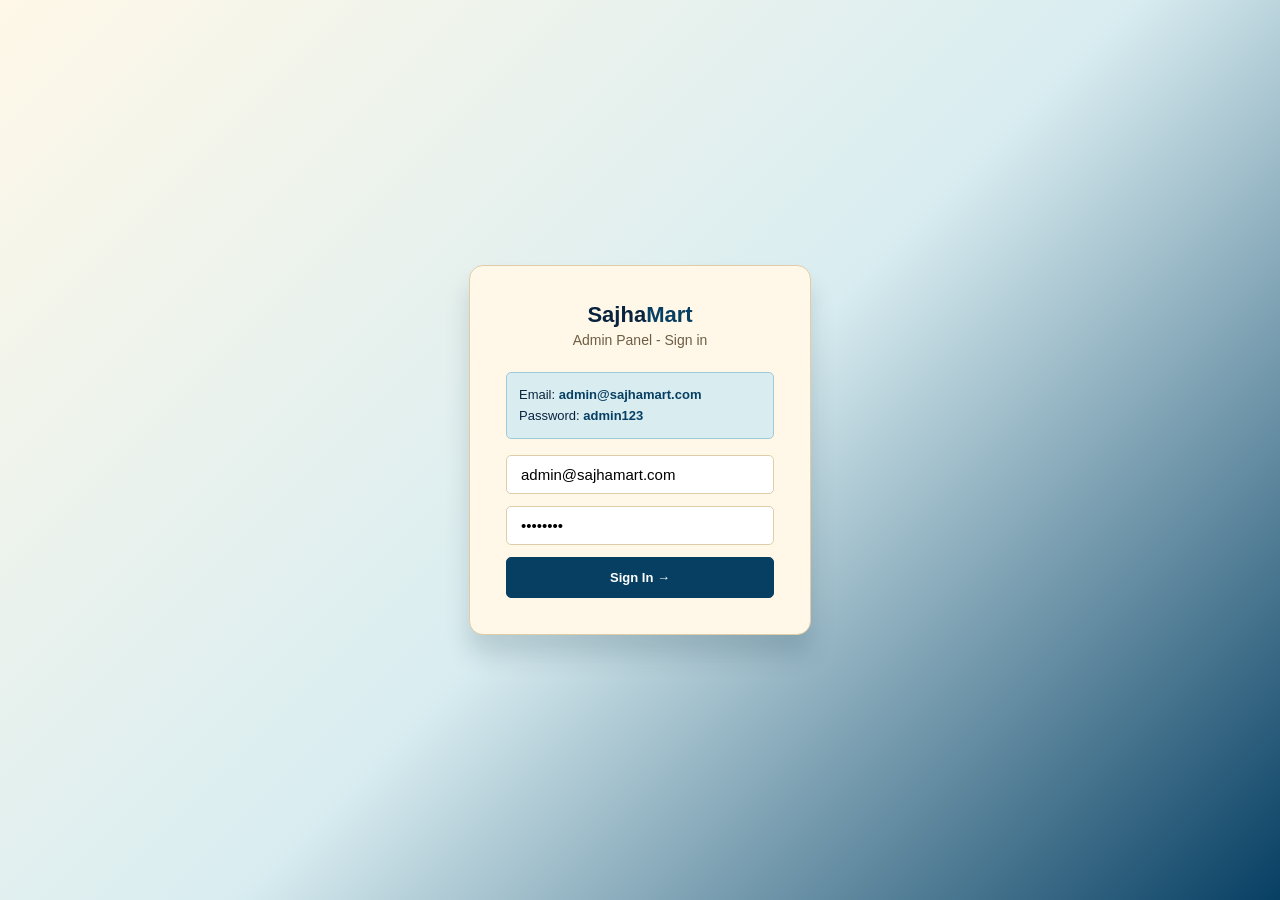
<file: frontend/admin.html>
﻿<!DOCTYPE html>
<html lang="en">
<head>
<meta charset="UTF-8"><meta name="viewport" content="width=device-width,initial-scale=1">
<title>Admin Panel — SajhaMart</title>
<style>
*,*::before,*::after{box-sizing:border-box;margin:0;padding:0}
body{font-family:'Inter',-apple-system,sans-serif;background:#f7efd8;color:#09233f;display:flex;min-height:100vh;font-size:14px;-webkit-font-smoothing:antialiased;background-image:radial-gradient(circle at 18px 22px,rgba(6,35,58,.045) 1px,transparent 1.5px),radial-gradient(circle at 58px 64px,rgba(126,105,70,.08) 1px,transparent 1.5px),linear-gradient(180deg,#fff8e8 0%,#f7efd8 52%,#efe0bc 100%);background-size:74px 74px,92px 92px,100% 100%}
a{color:inherit;text-decoration:none}button,input,select,textarea{font-family:inherit;font-size:inherit}
:root{--p:#073f63;--ph:#052f4e;--pl:#d9edf1;--ok:#10b981;--er:#f43f5e;--wa:#c98312;--in:#0c5d7d;--s50:#fff8e8;--s100:#f2e6c9;--s200:#dfcda8;--s300:#c6ad7e;--s400:#8c8069;--s500:#6e5d43;--s600:#425766;--s700:#17384f;--s800:#0b2b46;--s900:#06233a;--sb:216px;--r:5px;--rl:9px;--rf:9999px;--t:150ms cubic-bezier(.4,0,.2,1)}

/* AUTH */
#auth{position:fixed;inset:0;background:linear-gradient(135deg,#fff8e8,#d9edf1 52%,#073f63);z-index:999;display:flex;align-items:center;justify-content:center}
.abox{background:#fff8e8;border:1px solid var(--s200);border-radius:14px;padding:2.25rem;width:342px;box-shadow:0 20px 25px rgba(6,35,58,.16)}
.abox h1{font-size:1.375rem;font-weight:800;text-align:center;margin-bottom:.25rem}.abox h1 span{color:var(--p)}
.abox p{text-align:center;color:var(--s500);font-size:.875rem;margin-bottom:1.5rem}
.ahint{background:var(--pl);border:1px solid #9ecbd9;border-radius:var(--r);padding:.75rem;font-size:.8125rem;margin-bottom:1rem;line-height:1.6}
.ahint strong{color:var(--p)}
.aerr{color:var(--er);font-size:.8125rem;margin-bottom:.75rem;background:#fff1f2;border:1px solid #fecdd3;border-radius:var(--r);padding:.5rem .75rem;display:none}
.ainput{width:100%;padding:.625rem .875rem;border:1.5px solid var(--s200);border-radius:var(--r);font-size:.9375rem;margin-bottom:.75rem;transition:border-color var(--t)}
.ainput:focus{outline:none;border-color:var(--p);box-shadow:0 0 0 3px rgba(12,93,125,.12)}

/* SIDEBAR */
.sb{width:var(--sb);min-height:100vh;background:#fff8e8;border-right:1px solid var(--s200);display:flex;flex-direction:column;position:fixed;top:0;left:0;bottom:0;z-index:50}
.sb-top{padding:1rem .9rem;border-bottom:1px solid var(--s100)}
.sb-logo{font-size:1.25rem;font-weight:800}.sb-logo span{color:var(--p)}
.sb-tag{font-size:.6875rem;font-weight:600;background:var(--pl);color:var(--p);padding:.125rem .5rem;border-radius:var(--rf);margin-left:.375rem;vertical-align:middle}
.sb-nav{flex:1;padding:.5625rem .5625rem;display:flex;flex-direction:column;gap:2px;overflow-y:auto}
.sb-sec{font-size:.6875rem;font-weight:700;text-transform:uppercase;letter-spacing:.1em;color:var(--s400);padding:.75rem .625rem .25rem}
.sb-btn{display:flex;align-items:center;gap:.5625rem;padding:.5625rem .7875rem;border-radius:var(--r);color:var(--s600);cursor:pointer;transition:all var(--t);border:none;background:none;width:100%;text-align:left;font-size:.875rem;font-weight:500}
.sb-btn:hover{background:var(--s100);color:var(--s900)}
.sb-btn.on{background:var(--pl);color:var(--p);font-weight:600}
.sb-ic{font-size:.9375rem;width:18px;text-align:center}
.sb-foot{padding:.7875rem;border-top:1px solid var(--s100)}
.sb-user{font-size:.8125rem;color:var(--s500);margin-bottom:.625rem}
.sb-user b{display:block;color:var(--s800)}
.link-store{display:flex;align-items:center;gap:.5rem;padding:.5rem .875rem;font-size:.8125rem;color:var(--s600);border:1px solid var(--s200);border-radius:var(--r);cursor:pointer;background:#fff8e8;width:100%;transition:all var(--t);margin-bottom:.375rem}
.link-store:hover{background:var(--s100)}
.btn-out{display:flex;align-items:center;gap:.5rem;padding:.5rem .875rem;font-size:.8125rem;color:var(--er);border:1px solid #fecdd3;border-radius:var(--r);cursor:pointer;background:#fff8e8;width:100%;transition:all var(--t)}
.btn-out:hover{background:var(--er);color:#fff;border-color:var(--er)}

/* MAIN */
.main{margin-left:var(--sb);flex:1;display:flex;flex-direction:column}
.topbar{background:rgba(255,248,232,.94);backdrop-filter:blur(12px);border-bottom:1px solid var(--s200);padding:.7875rem 1.35rem;display:flex;align-items:center;justify-content:space-between;position:sticky;top:0;z-index:40}
.tb-title{font-size:1.0625rem;font-weight:700}.tb-sub{font-size:.8125rem;color:var(--s500);margin-top:.0625rem}
.content{padding:1.125rem 1.35rem;flex:1}

/* BUTTONS */
.btn{display:inline-flex;align-items:center;justify-content:center;gap:.3375rem;padding:.45rem .9rem;font-size:.8125rem;font-weight:600;border-radius:var(--r);border:1.5px solid transparent;cursor:pointer;transition:all var(--t);white-space:nowrap}
.bp{background:var(--p);color:#fff;border-color:var(--p)}.bp:hover{background:var(--ph);border-color:var(--ph)}
.bs{background:#fff8e8;color:var(--s700);border-color:var(--s200)}.bs:hover{background:var(--s50);border-color:var(--s300)}
.bd{background:#fff1f2;color:var(--er);border-color:#fecdd3}.bd:hover{background:var(--er);color:#fff;border-color:var(--er)}
.bsm{padding:.3125rem .75rem;font-size:.75rem}
.bfull{width:100%;justify-content:center}

/* STATS */
.stats{display:grid;grid-template-columns:repeat(4,1fr);gap:.9rem;margin-bottom:1.35rem}
.sc{background:#fff8e8;border:1px solid var(--s200);border-radius:var(--rl);padding:1rem;position:relative;overflow:hidden}
.sc::after{content:'';position:absolute;top:0;left:0;right:0;height:3px;border-radius:var(--rl) var(--rl) 0 0}
.c1::after{background:var(--p)}.c2::after{background:var(--ok)}.c3::after{background:var(--in)}.c4::after{background:var(--wa)}
.slbl{font-size:.6875rem;font-weight:700;text-transform:uppercase;letter-spacing:.07em;color:var(--s500);margin-bottom:.375rem}
.sval{font-size:1.875rem;font-weight:800;line-height:1}.ssub{font-size:.75rem;color:var(--s400);margin-top:.25rem}
.sico{position:absolute;top:.875rem;right:.875rem;font-size:1.5rem;opacity:.12}

/* CARDS / TABLES */
.card{background:#fff8e8;border:1px solid var(--s200);border-radius:var(--rl);overflow:hidden;margin-bottom:1.125rem}
.ch{padding:.7875rem 1rem;border-bottom:1px solid var(--s100);display:flex;align-items:center;justify-content:space-between;gap:.675rem;flex-wrap:wrap}
.ctitle{font-size:.9375rem;font-weight:700}.csub{font-size:.8125rem;color:var(--s500);margin-left:.375rem}
table{width:100%;border-collapse:collapse}
th{padding:.5625rem .9rem;text-align:left;font-size:.6875rem;font-weight:700;text-transform:uppercase;letter-spacing:.07em;color:var(--s500);background:var(--s50);border-bottom:1px solid var(--s100)}
td{padding:.675rem .9rem;border-bottom:1px solid var(--s100);font-size:.875rem;vertical-align:middle}
tr:last-child td{border-bottom:none}
tr:hover td{background:var(--s50)}
.tda{display:flex;gap:.375rem;align-items:center}
.empty-r{text-align:center;padding:2.25rem;color:var(--s400)}

/* BADGE */
.bdg{display:inline-flex;align-items:center;padding:.1875rem .5rem;border-radius:var(--rf);font-size:.6875rem;font-weight:700;text-transform:uppercase;letter-spacing:.04em}
.bp-{background:#f6dfaa;color:#704507}.bs-{background:#d9edf1;color:#073f63}.bd-{background:#d1fae5;color:#065f46}.bc-{background:#ffe4e6;color:#9f1239}.bg-{background:var(--pl);color:#073f63}.bn-{background:var(--s100);color:var(--s600)}.bcat{background:var(--pl);color:var(--p)}

/* TOOLBAR */
.tb{display:flex;align-items:center;gap:.5625rem;margin-bottom:.9rem;flex-wrap:wrap}
.tbs{padding:.4375rem .75rem;background:#fff8e8;border:1.5px solid var(--s200);border-radius:var(--r);font-size:.875rem;color:var(--s900);width:200px;transition:border-color var(--t)}
.tbs:focus{outline:none;border-color:var(--p)}
.tbsel{padding:.4375rem .625rem;background:#fff8e8;border:1.5px solid var(--s200);border-radius:var(--r);font-size:.875rem;color:var(--s700);cursor:pointer}
.tbsel:focus{outline:none;border-color:var(--p)}

/* CHARTS */
.br{display:flex;align-items:center;gap:.75rem;margin-bottom:.75rem}
.bl{width:88px;font-size:.75rem;color:var(--s600);text-align:right;flex-shrink:0}
.bt{flex:1;height:16px;background:var(--s100);border-radius:var(--rf);overflow:hidden}
.bf{height:100%;border-radius:var(--rf);transition:width .6s ease;background:var(--p)}
.bv{width:48px;font-size:.75rem;color:var(--s400)}

/* MODAL */
.mo{position:fixed;inset:0;background:rgba(5,47,78,.66);z-index:100;display:none;align-items:center;justify-content:center;backdrop-filter:blur(4px)}
.mo.op{display:flex}
.mb{background:#fff8e8;border-radius:var(--rl);padding:1.35rem;width:450px;max-width:95vw;max-height:92vh;overflow-y:auto;animation:pop .2s ease;box-shadow:0 20px 25px rgba(6,35,58,.18)}
.mb.sm{width:360px;text-align:center}
.mtitle{font-size:1rem;font-weight:700;margin-bottom:1.125rem;padding-bottom:.75rem;border-bottom:1px solid var(--s100)}
.mact{display:flex;gap:.625rem;justify-content:flex-end;margin-top:1.125rem;padding-top:.875rem;border-top:1px solid var(--s100)}
.mico{font-size:2.5rem;margin-bottom:.75rem}
@keyframes pop{from{transform:scale(.93);opacity:0}to{transform:scale(1);opacity:1}}

/* FORM IN MODAL */
.fg{margin-bottom:.875rem}
.fl{display:block;font-size:.75rem;font-weight:600;text-transform:uppercase;letter-spacing:.06em;color:var(--s500);margin-bottom:.3125rem}
.fi,.fsel,.fta{width:100%;padding:.5rem .75rem;background:var(--s50);border:1.5px solid var(--s200);border-radius:var(--r);font-size:.9375rem;color:var(--s900);transition:border-color var(--t)}
.fi:focus,.fsel:focus,.fta:focus{outline:none;border-color:var(--p);background:#fff8e8;box-shadow:0 0 0 3px rgba(12,93,125,.12)}
.fi.er{border-color:var(--er)}
.fta{min-height:4rem;resize:vertical}
.fr{display:grid;grid-template-columns:1fr 1fr;gap:.75rem}
.ferr{font-size:.6875rem;color:var(--er);margin-top:.25rem}
.fhint{font-size:.6875rem;color:var(--s400);margin-top:.25rem}

/* IMAGE UPLOAD */
.iu-area{border:2px dashed var(--s300);border-radius:var(--rl);padding:1.125rem;text-align:center;cursor:pointer;transition:all var(--t);position:relative;background:var(--s50)}
.iu-area:hover,.iu-area.drag{border-color:var(--p);background:var(--pl)}
.iu-area input[type=file]{position:absolute;inset:0;opacity:0;cursor:pointer;width:100%;height:100%}
.iu-preview{width:100%;max-height:162px;object-fit:contain;border-radius:var(--r);margin-top:.675rem;display:none}
.iu-prog{height:3px;background:var(--s200);border-radius:2px;margin-top:.5rem;overflow:hidden;display:none}
.iu-bar{height:100%;background:var(--p);border-radius:2px;transition:width .3s}
.prod-img{width:40px;height:40px;object-fit:cover;border-radius:var(--r);flex-shrink:0}
.prod-emo{font-size:1.375rem}

/* TOAST */
.toasts{position:fixed;bottom:1.125rem;right:1.125rem;z-index:999;display:flex;flex-direction:column;gap:.375rem}
.toast{background:#fff8e8;border:1px solid var(--s200);border-radius:var(--r);padding:.625rem .875rem;font-size:.875rem;display:flex;align-items:center;gap:.5rem;box-shadow:0 10px 15px rgba(6,35,58,.14);animation:sup .25s ease;min-width:240px}
.toast.s{border-color:#a7f3d0}.toast.e{border-color:#fecdd3}
@keyframes sup{from{transform:translateY(10px);opacity:0}to{opacity:1}}

/* PAGES */
.page{display:none}.page.on{display:block;animation:fi .2s ease}
@keyframes fi{from{opacity:0;transform:translateY(4px)}to{opacity:1;transform:none}}
</style>
</head>
<body>

<!-- AUTH -->
<div id="auth">
  <div class="abox">
    <h1>Sajha<span>Mart</span></h1>
    <p>Admin Panel - Sign in</p>
    <div class="ahint">Email: <strong>admin@sajhamart.com</strong><br>Password: <strong>admin123</strong></div>
    <div class="aerr" id="aerr"></div>
    <input class="ainput" type="email" id="ae" placeholder="Email" value="admin@sajhamart.com">
    <input class="ainput" type="password" id="ap" placeholder="Password" value="admin123">
    <button class="btn bp bfull" style="padding:.75rem" onclick="doLogin()">Sign In →</button>
  </div>
</div>

<!-- SIDEBAR -->
<aside class="sb">
  <div class="sb-top">
    <div class="sb-logo">Sajha<span>Mart</span><span class="sb-tag">Admin</span></div>
  </div>
  <nav class="sb-nav">
    <div class="sb-sec">Overview</div>
    <button class="sb-btn on" onclick="gp('dashboard',this)"><span class="sb-ic">📊</span>Dashboard</button>
    <div class="sb-sec">Manage</div>
    <button class="sb-btn" onclick="gp('products',this)"><span class="sb-ic">🛍</span>Products</button>
    <button class="sb-btn" onclick="gp('categories',this)"><span class="sb-ic">🏷</span>Categories</button>
    <button class="sb-btn" onclick="gp('orders',this)"><span class="sb-ic">📦</span>Orders</button>
    <button class="sb-btn" onclick="gp('users',this)"><span class="sb-ic">👥</span>Users</button>
  </nav>
  <div class="sb-foot">
    <a href="index.html" class="link-store" target="_blank">🏬 View Store</a>
    <div class="sb-user">Signed in as<b id="sbname">Admin</b></div>
    <button class="btn-out" onclick="doLogout()">🚪 Sign Out</button>
  </div>
</aside>

<!-- MAIN -->
<div class="main">
  <div class="topbar">
    <div><div class="tb-title" id="ptitle">Dashboard</div><div class="tb-sub" id="psub">Store overview</div></div>
    <div style="font-size:.75rem;color:var(--s500)" id="tbdate"></div>
  </div>
  <div class="content">

    <!-- DASHBOARD -->
    <div class="page on" id="page-dashboard">
      <div class="stats">
        <div class="sc c1"><div class="sico">💰</div><div class="slbl">Revenue</div><div class="sval" id="sv-rev">$0</div><div class="ssub">All time</div></div>
        <div class="sc c2"><div class="sico">📦</div><div class="slbl">Orders</div><div class="sval" id="sv-ord">0</div><div class="ssub" id="sv-pend">0 pending</div></div>
        <div class="sc c3"><div class="sico">👤</div><div class="slbl">Customers</div><div class="sval" id="sv-usr">0</div><div class="ssub">Registered</div></div>
        <div class="sc c4"><div class="sico">🛍</div><div class="slbl">Products</div><div class="sval" id="sv-prd">0</div><div class="ssub" id="sv-cats">0 categories</div></div>
      </div>
      <div style="display:grid;grid-template-columns:1fr 1fr;gap:1rem;margin-bottom:1.25rem">
        <div class="card"><div class="ch"><div class="ctitle">Order Status</div></div><div style="padding:1.125rem" id="chart-status"></div></div>
        <div class="card"><div class="ch"><div class="ctitle">Categories</div></div><div style="padding:1.125rem" id="chart-cats"></div></div>
      </div>
      <div class="card">
        <div class="ch"><div class="ctitle">Recent Orders</div><button class="btn bs bsm" onclick="gp('orders',null)">View All</button></div>
        <table><thead><tr><th>#</th><th>Customer</th><th>Total</th><th>Status</th><th>Date</th></tr></thead>
        <tbody id="dash-ords"></tbody></table>
      </div>
    </div>

    <!-- PRODUCTS -->
    <div class="page" id="page-products">
      <div class="tb">
        <input class="tbs" placeholder="Search products…" oninput="filterP(this.value)" id="ps">
        <select class="tbsel" id="pcf" onchange="filterP(document.getElementById('ps').value)">
          <option value="">All Categories</option>
          <option>Electronics</option><option>Books</option><option>Clothing</option><option>Home</option>
        </select>
        <button class="btn bp" onclick="openAddP()">+ Add Product</button>
      </div>
      <div class="card">
        <div class="ch"><div class="ctitle">Products <span class="csub" id="pcnt"></span></div></div>
        <table><thead><tr><th>Image</th><th>Name</th><th>Category</th><th>Price</th><th>Stock</th><th>Rating</th><th>Badge</th><th>Offer</th><th>Discount</th><th>Actions</th></tr></thead>
        <tbody id="ptbody"></tbody></table>
        <div class="empty-r" id="pempty" style="display:none">No products found</div>
      </div>
    </div>

    <!-- CATEGORIES -->
    <div class="page" id="page-categories">
      <div class="tb">
        <input class="tbs" placeholder="Search categories…" oninput="filterC(this.value)">
        <button class="btn bp" onclick="openAddC()">+ Add Category</button>
      </div>
      <div class="card">
        <div class="ch"><div class="ctitle">Categories <span class="csub" id="ccnt"></span></div></div>
        <table><thead><tr><th>Name</th><th>Description</th><th>Products</th><th>Created</th><th>Actions</th></tr></thead>
        <tbody id="ctbody"></tbody></table>
        <div class="empty-r" id="cempty" style="display:none">No categories</div>
      </div>
    </div>

    <!-- ORDERS -->
    <div class="page" id="page-orders">
      <div class="tb">
        <input class="tbs" placeholder="Search customer…" oninput="filterO(this.value)" id="os">
        <select class="tbsel" id="osf" onchange="filterO(document.getElementById('os').value)">
          <option value="">All Statuses</option>
          <option>Pending</option><option>Shipped</option><option>Delivered</option><option>Cancelled</option>
        </select>
      </div>
      <div class="card">
        <div class="ch"><div class="ctitle">Orders <span class="csub" id="ocnt"></span></div></div>
        <table><thead><tr><th>#</th><th>Customer</th><th>Items</th><th>Total</th><th>Payment</th><th>Status</th><th>Date</th><th>Actions</th></tr></thead>
        <tbody id="otbody"></tbody></table>
        <div class="empty-r" id="oempty" style="display:none">No orders</div>
      </div>
    </div>

    <!-- USERS -->
    <div class="page" id="page-users">
      <div class="tb">
        <input class="tbs" placeholder="Search users…" oninput="filterU(this.value)" id="us">
      </div>
      <div class="card">
        <div class="ch"><div class="ctitle">Users <span class="csub" id="ucnt"></span></div></div>
        <table><thead><tr><th>ID</th><th>Name</th><th>Email</th><th>Role</th><th>Orders</th><th>Joined</th><th>Actions</th></tr></thead>
        <tbody id="utbody"></tbody></table>
        <div class="empty-r" id="uempty" style="display:none">No users</div>
      </div>
    </div>

  </div>
</div>

<!-- MODAL: Product -->
<div class="mo" id="m-prod">
  <div class="mb">
    <div class="mtitle" id="mprodtitle">Add Product</div>
    <input type="hidden" id="epid">

    <!-- IMAGE UPLOAD -->
    <div class="fg">
      <label class="fl">Product Image</label>
      <div class="iu-area" id="iuarea" ondragover="event.preventDefault();this.classList.add('drag')" ondragleave="this.classList.remove('drag')" ondrop="onDrop(event)">
        <input type="file" id="ffile" accept="image/jpeg,image/png,image/gif,image/webp" onchange="onFileChange(this)">
        <div id="iuph">
          <div style="font-size:2rem;margin-bottom:.375rem">📷</div>
          <div style="font-weight:600;color:var(--s700)">Click to upload or drag &amp; drop</div>
          <div style="font-size:.75rem;color:var(--s400);margin-top:.25rem">JPG, PNG, GIF, WebP - max 5 MB</div>
        </div>
        <img id="iuimg" class="iu-preview" alt="Preview">
      </div>
      <div class="iu-prog" id="iuprog"><div class="iu-bar" id="iubar" style="width:0"></div></div>
      <div class="fhint" id="iustatus">No image selected - emoji icon will be used</div>
      <input type="hidden" id="pimgurl">
    </div>

    <div class="fg"><label class="fl">Name *</label><input class="fi" type="text" id="pn" placeholder="e.g. Wireless Headphones"><div class="ferr" id="fen"></div></div>
    <div class="fg"><label class="fl">Description</label><textarea class="fta" id="pd" placeholder="Product description…"></textarea></div>
    <div class="fr">
      <div class="fg"><label class="fl">Price ($) *</label><input class="fi" type="number" id="pp" placeholder="29.99" step="0.01" min="0"><div class="ferr" id="fep"></div></div>
      <div class="fg"><label class="fl">Stock</label><input class="fi" type="number" id="pst" placeholder="100" min="0" value="100"></div>
    </div>
    <div class="fr">
      <div class="fg"><label class="fl">Category *</label><select class="fsel" id="pcat"><option value="">Select…</option></select><div class="ferr" id="fec"></div></div>
      <div class="fg"><label class="fl">Badge</label><input class="fi" type="text" id="pbdg" placeholder="e.g. New, Best Seller"></div>
    </div>
    <div class="fr">
      <div class="fg"><label class="fl">Offer Label</label><input class="fi" type="text" id="poffer" placeholder="e.g. Special Offer"></div>
      <div class="fg"><label class="fl">Discount (%)</label><input class="fi" type="number" id="pdisc" placeholder="0" min="0" max="95"><div class="ferr" id="fed"></div></div>
    </div>
    <div class="mact">
      <button class="btn bs" onclick="closeM('m-prod')">Cancel</button>
      <button class="btn bp" id="psavebtn" onclick="saveP()">Add Product</button>
    </div>
  </div>
</div>

<!-- MODAL: Category -->
<div class="mo" id="m-cat">
  <div class="mb" style="width:450px">
    <div class="mtitle" id="mcattitle">Add Category</div>
    <input type="hidden" id="ecid">
    
    <!-- COVER IMAGE UPLOAD -->
    <div class="fg">
      <label class="fl">Cover Image</label>
      <div class="iu-area" id="ciuarea" ondragover="event.preventDefault();this.classList.add('drag')" ondragleave="this.classList.remove('drag')" ondrop="onCatImageDrop(event)">
        <input type="file" id="catfile" accept="image/jpeg,image/png,image/gif,image/webp" onchange="onCatFileChange(this)">
        <div id="ciuph">
          <div style="font-size:2rem;margin-bottom:.375rem">🖼️</div>
          <div style="font-weight:600;color:var(--s700)">Click to upload or drag &amp; drop</div>
          <div style="font-size:.75rem;color:var(--s400);margin-top:.25rem">JPG, PNG, GIF, WebP - max 5 MB</div>
        </div>
        <img id="ciuimg" class="iu-preview" alt="Preview">
      </div>
      <div class="iu-prog" id="ciuprog"><div class="iu-bar" id="ciubar" style="width:0"></div></div>
      <div class="fhint" id="ciustatus">No image selected</div>
      <input type="hidden" id="catimgurl">
    </div>
    
    <div class="fg"><label class="fl">Name *</label><input class="fi" type="text" id="cn" placeholder="e.g. Electronics"><div class="ferr" id="fen2"></div></div>
    <div class="fg"><label class="fl">Description</label><textarea class="fta" id="cd" placeholder="Short description…" style="min-height:3.5rem"></textarea></div>
    <div class="mact">
      <button class="btn bs" onclick="closeM('m-cat')">Cancel</button>
      <button class="btn bp" id="csavebtn" onclick="saveC()">Add Category</button>
    </div>
  </div>
</div>

<!-- MODAL: Order Status -->
<div class="mo" id="m-ostatus">
  <div class="mb" style="width:360px">
    <div class="mtitle">Update Order Status</div>
    <div style="color:var(--s500);font-size:.875rem;margin-bottom:.875rem">Order <strong id="mostid"></strong></div>
    <div class="fg"><label class="fl">New Status</label>
      <select class="fsel" id="nstatus"><option>Pending</option><option>Shipped</option><option>Delivered</option><option>Cancelled</option></select>
    </div>
    <div class="mact">
      <button class="btn bs" onclick="closeM('m-ostatus')">Cancel</button>
      <button class="btn bp" onclick="saveStatus()">Update</button>
    </div>
  </div>
</div>

<!-- MODAL: Confirm -->
<div class="mo" id="m-confirm">
  <div class="mb sm">
    <div class="mico">⚠️</div>
    <div style="font-size:1.0625rem;font-weight:700;margin-bottom:.375rem" id="confTitle">Are you sure?</div>
    <div style="color:var(--s500);font-size:.875rem;margin-bottom:1.25rem" id="confMsg">This cannot be undone.</div>
    <div style="display:flex;gap:.625rem;justify-content:center">
      <button class="btn bs" onclick="closeM('m-confirm')">Cancel</button>
      <button class="btn bd" id="confYes">Delete</button>
    </div>
  </div>
</div>

<div class="toasts" id="toasts"></div>

<script>
// ── Helpers ─────────────────────────────────────────────────────────────────
async function api(method,path,body){
  const o={method,credentials:'include',headers:{}};
  if(body){o.headers['Content-Type']='application/json';o.body=JSON.stringify(body);}
  const r=await fetch(path,o); return r.json();
}
async function up(path,fd){const r=await fetch(path,{method:'POST',credentials:'include',body:fd});return r.json();}

function toast(msg,t='s'){
  const w=document.getElementById('toasts');
  const ic={s:'✅',e:'❌',i:'ℹ️'};
  const el=document.createElement('div');el.className='toast '+t;
  el.innerHTML=`<span>${ic[t]||'ℹ️'}</span><span>${msg}</span>`;
  w.appendChild(el);
  setTimeout(()=>{el.style.opacity='0';el.style.transition='opacity .3s';setTimeout(()=>el.remove(),300);},3200);
}
function openM(id){document.getElementById(id).classList.add('op');}
function closeM(id){document.getElementById(id).classList.remove('op');}
function fd(s){if(!s)return'-';return new Date(s).toLocaleDateString('en-US',{month:'short',day:'numeric',year:'numeric'});}
function fdt(s){if(!s)return'-';return new Date(s).toLocaleString('en-US',{month:'short',day:'numeric',hour:'2-digit',minute:'2-digit'});}
function sbdg(s){const m={Pending:'bp-',Shipped:'bs-',Delivered:'bd-',Cancelled:'bc-',Processing:'bg-'};return`<span class="bdg ${m[s]||'bp-'}">${s}</span>`;}
document.querySelectorAll('.mo').forEach(o=>o.addEventListener('click',e=>{if(e.target===o)o.classList.remove('op');}));
document.getElementById('ap').addEventListener('keydown',e=>{if(e.key==='Enter')doLogin();});

// ── Auth ─────────────────────────────────────────────────────────────────────
async function doLogin(){
  const email=document.getElementById('ae').value.trim(),pass=document.getElementById('ap').value;
  const err=document.getElementById('aerr');err.style.display='none';
  if(!email||!pass){err.textContent='Enter email and password';err.style.display='block';return;}
  try{
    const r=await api('POST','/api/login',{email,password:pass});
    if(!r.success){err.textContent=r.errors?.general||r.error||'Invalid credentials';err.style.display='block';return;}
    const chk=await api('GET','/api/admin/check');
    if(!chk.success){err.textContent='Access denied - not an admin.';err.style.display='block';await api('POST','/api/logout',{});return;}
    document.getElementById('auth').style.display='none';
    document.getElementById('sbname').textContent=r.user.name;
    document.getElementById('tbdate').textContent=new Date().toLocaleDateString('en-US',{weekday:'long',month:'long',day:'numeric'});
    loadDash();loadCatOpts();
  }catch(e){err.textContent='Server error - ensure backend is running.';err.style.display='block';}
}
async function doLogout(){await api('POST','/api/logout',{});location.reload();}

// ── Navigation ───────────────────────────────────────────────────────────────
const TITLES={dashboard:'Dashboard',products:'Products',categories:'Categories',orders:'Orders',users:'Users'};
const SUBS={dashboard:'Store overview and analytics',products:'Manage product catalogue',categories:'Manage product categories',orders:'Customer orders',users:'Registered customers'};
function gp(name,btn){
  document.querySelectorAll('.page').forEach(p=>p.classList.remove('on'));
  document.querySelectorAll('.sb-btn').forEach(b=>b.classList.remove('on'));
  document.getElementById('page-'+name).classList.add('on');
  if(btn)btn.classList.add('on');
  document.getElementById('ptitle').textContent=TITLES[name]||name;
  document.getElementById('psub').textContent=SUBS[name]||'';
  if(name==='products')loadProds();
  if(name==='categories')loadCats();
  if(name==='orders')loadOrds();
  if(name==='users')loadUsrs();
}

// ── Dashboard ─────────────────────────────────────────────────────────────────
async function loadDash(){
  const d=await api('GET','/api/admin/dashboard');if(!d.success)return;
  const s=d.stats;
  document.getElementById('sv-rev').textContent='$'+s.revenue.toFixed(2);
  document.getElementById('sv-ord').textContent=s.total_orders;
  document.getElementById('sv-usr').textContent=s.total_users;
  document.getElementById('sv-prd').textContent=s.total_products;
  document.getElementById('sv-pend').textContent=s.pending+' pending';
  document.getElementById('sv-cats').textContent=s.total_categories+' categories';
  const tot=s.total_orders||1;
  document.getElementById('chart-status').innerHTML=[
    {l:'Pending',v:s.pending,c:'#f59e0b'},{l:'Shipped',v:s.shipped,c:'#0ea5e9'},
    {l:'Delivered',v:s.delivered,c:'#10b981'},{l:'Cancelled',v:Math.max(0,tot-s.pending-s.shipped-s.delivered),c:'#f43f5e'}
  ].map(x=>`<div class="br"><div class="bl">${x.l}</div><div class="bt"><div class="bf" style="width:${Math.round(x.v/tot*100)}%;background:${x.c}"></div></div><div class="bv">${x.v}</div></div>`).join('');
  const maxC=Math.max(...(d.cat_stats||[]).map(c=>c.product_count),1);
  document.getElementById('chart-cats').innerHTML=(d.cat_stats||[]).map(c=>`<div class="br"><div class="bl">${c.name}</div><div class="bt"><div class="bf" style="width:${Math.round(c.product_count/maxC*100)}%"></div></div><div class="bv">${c.product_count}</div></div>`).join('');
  document.getElementById('dash-ords').innerHTML=(d.recent_orders||[]).map(o=>`<tr><td><b>#${o.id}</b></td><td>${o.shipping_name||'Guest'}<br><span style="font-size:.75rem;color:var(--s400)">${o.shipping_email||''}</span></td><td>$${Number(o.total).toFixed(2)}</td><td>${sbdg(o.status)}</td><td style="color:var(--s400)">${fd(o.created_at)}</td></tr>`).join('')||'<tr><td colspan="5" class="empty-r">No orders yet</td></tr>';
}

// ── Image Upload ──────────────────────────────────────────────────────────────
let imgUrl='';
const ALLOWED=['image/jpeg','image/png','image/gif','image/webp'];
async function doUpload(file){
  if(!file)return;
  if(!ALLOWED.includes(file.type)){toast('Use JPG, PNG, GIF or WebP','e');return;}
  if(file.size>5*1024*1024){toast('Max 5 MB','e');return;}
  const prog=document.getElementById('iuprog'),bar=document.getElementById('iubar'),st=document.getElementById('iustatus');
  prog.style.display='block';bar.style.width='30%';st.textContent='Uploading…';
  const fd2=new FormData();fd2.append('image',file);
  try{
    bar.style.width='70%';
    const r=await up('/api/admin/upload-image',fd2);
    bar.style.width='100%';
    if(r.success){
      imgUrl=r.url;document.getElementById('pimgurl').value=r.url;
      document.getElementById('iuimg').src=r.url;document.getElementById('iuimg').style.display='block';
      document.getElementById('iuph').style.display='none';
      st.textContent='✅ Uploaded: '+r.filename;toast('Image uploaded!','s');
    }else{st.textContent='❌ '+r.error;toast(r.error||'Upload failed','e');}
  }catch(e){st.textContent='❌ Error';toast('Upload error','e');}
  setTimeout(()=>{prog.style.display='none';bar.style.width='0';},800);
}
function onFileChange(el){if(el.files[0])doUpload(el.files[0]);}
function onDrop(e){e.preventDefault();document.getElementById('iuarea').classList.remove('drag');if(e.dataTransfer.files[0])doUpload(e.dataTransfer.files[0]);}

// ── Products ─────────────────────────────────────────────────────────────────
let allP=[];
const EM={'headphones.svg':'🎧','keyboard.svg':'⌨️','webcam.svg':'📷','ssd.svg':'💾','hoodie.svg':'👘','chinos.svg':'👖','sneakers.svg':'👟','wallet.svg':'👛','book1.svg':'📗','book2.svg':'📘','book3.svg':'📙','book4.svg':'📕','lamp.svg':'💡','cushion.svg':'🛋️','organizer.svg':'🗂️','coffee.svg':'☕'};
const CE={Electronics:'⚡',Books:'📚',Clothing:'👕',Home:'🏠'};
function pthumb(p){if(p.image&&p.image.startsWith('/uploads/'))return`<img src="${p.image}" class="prod-img" alt="">`;return`<span class="prod-emo">${EM[p.image]||CE[p.category]||'📦'}</span>`;}
async function loadProds(){const d=await api('GET','/api/admin/products');if(!d.success)return;allP=d.products||[];renderP(allP);}
function renderP(list){
  const tb=document.getElementById('ptbody'),em=document.getElementById('pempty');
  document.getElementById('pcnt').textContent='('+list.length+')';
  if(!list.length){tb.innerHTML='';em.style.display='block';return;}em.style.display='none';
  tb.innerHTML=list.map(p=>`<tr><td>${pthumb(p)}</td><td><b>${p.name}</b></td><td><span class="bdg bcat">${p.category}</span></td><td>${p.discount_percent?`<b>$${Number(p.final_price).toFixed(2)}</b><br><span style="color:var(--s400);text-decoration:line-through">$${Number(p.price).toFixed(2)}</span>`:`$${Number(p.price).toFixed(2)}`}</td><td>${p.stock}</td><td>⭐ ${p.rating}</td><td>${p.badge?`<span class="bdg bp-">${p.badge}</span>`:'<span style="color:var(--s300)">-</span>'}</td><td>${p.offer_label?`<span class="bdg bs-">${p.offer_label}</span>`:'<span style="color:var(--s300)">-</span>'}</td><td>${p.discount_percent?`<span class="bdg bc-">${p.discount_percent}% off</span>`:'<span style="color:var(--s300)">-</span>'}</td><td><div class="tda"><button class="btn bs bsm" onclick="openEditP(${p.id})">✏️</button><button class="btn bd bsm" onclick="confDelP(${p.id},'${p.name.replace(/'/g,"\\'")}')">🗑</button></div></td></tr>`).join('');
}
function filterP(q){const cat=document.getElementById('pcf').value;const lq=q.toLowerCase();renderP(allP.filter(p=>(!lq||p.name.toLowerCase().includes(lq)||(p.description||'').toLowerCase().includes(lq))&&(!cat||p.category===cat)));}
async function loadCatOpts(){const d=await api('GET','/api/admin/categories');const sel=document.getElementById('pcat');sel.innerHTML='<option value="">Select…</option>';(d.categories||[]).forEach(c=>sel.innerHTML+=`<option>${c.name}</option>`);}
function resetPF(){['pn','pd','pp','pst','pbdg','poffer','pdisc'].forEach(id=>{const e=document.getElementById(id);if(e)e.value='';});document.getElementById('pst').value='100';document.getElementById('pcat').value='';document.getElementById('epid').value='';['fen','fep','fec','fed'].forEach(id=>document.getElementById(id).textContent='');imgUrl='';document.getElementById('pimgurl').value='';document.getElementById('iuimg').style.display='none';document.getElementById('iuimg').src='';document.getElementById('iuph').style.display='block';document.getElementById('iustatus').textContent='No image selected - emoji will be used';}
function openAddP(){resetPF();document.getElementById('mprodtitle').textContent='Add Product';document.getElementById('psavebtn').textContent='Add Product';openM('m-prod');}
function openEditP(id){const p=allP.find(x=>x.id===id);if(!p)return;resetPF();document.getElementById('mprodtitle').textContent='Edit Product';document.getElementById('psavebtn').textContent='Save Changes';document.getElementById('epid').value=id;document.getElementById('pn').value=p.name;document.getElementById('pd').value=p.description||'';document.getElementById('pp').value=p.price;document.getElementById('pst').value=p.stock;document.getElementById('pcat').value=p.category;document.getElementById('pbdg').value=p.badge||'';document.getElementById('poffer').value=p.offer_label||'';document.getElementById('pdisc').value=p.discount_percent||'';if(p.image&&p.image.startsWith('/uploads/')){imgUrl=p.image;document.getElementById('pimgurl').value=p.image;document.getElementById('iuimg').src=p.image;document.getElementById('iuimg').style.display='block';document.getElementById('iuph').style.display='none';document.getElementById('iustatus').textContent='Current image loaded';}openM('m-prod');}
async function saveP(){
  const id=document.getElementById('epid').value;
  const name=document.getElementById('pn').value.trim(),price=document.getElementById('pp').value,cat=document.getElementById('pcat').value,desc=document.getElementById('pd').value.trim(),stock=document.getElementById('pst').value||100,badge=document.getElementById('pbdg').value.trim(),offer_label=document.getElementById('poffer').value.trim(),discount_percent=document.getElementById('pdisc').value||0,image=document.getElementById('pimgurl').value||'';
  let ok=true;['fen','fep','fec','fed'].forEach(i=>document.getElementById(i).textContent='');
  if(!name){document.getElementById('fen').textContent='Required';ok=false;}
  if(!price||isNaN(price)||parseFloat(price)<0){document.getElementById('fep').textContent='Valid price required';ok=false;}
  if(!cat){document.getElementById('fec').textContent='Required';ok=false;}
  if(isNaN(discount_percent)||parseInt(discount_percent)<0||parseInt(discount_percent)>95){document.getElementById('fed').textContent='Use 0 to 95';ok=false;}
  if(!ok)return;
  const body={name,description:desc,price:parseFloat(price),category:cat,stock:parseInt(stock),badge,offer_label,discount_percent:parseInt(discount_percent||0),image};
  const r=await api('POST',id?`/api/admin/products/${id}`:'/api/admin/products',body);
  if(r.success){toast(id?'Product updated':'Product added','s');closeM('m-prod');loadProds();}
  else{if(r.errors){if(r.errors.name)document.getElementById('fen').textContent=r.errors.name;if(r.errors.price)document.getElementById('fep').textContent=r.errors.price;if(r.errors.category)document.getElementById('fec').textContent=r.errors.category;}else toast(r.error||'Failed','e');}
}
function confDelP(id,name){document.getElementById('confTitle').textContent=`Delete "${name}"?`;document.getElementById('confMsg').textContent='Product will be permanently removed.';document.getElementById('confYes').disabled=false;document.getElementById('confYes').onclick=async()=>{const r=await api('DELETE',`/api/admin/products/${id}`);if(r.success){toast('Deleted','s');closeM('m-confirm');loadProds();}else toast(r.error||'Failed','e');};openM('m-confirm');}

// ── Categories ────────────────────────────────────────────────────────────────
let allC=[], catImgUrl='';
async function loadCats(){const d=await api('GET','/api/admin/categories');if(!d.success)return;allC=d.categories||[];renderC(allC);}
function renderC(list){const tb=document.getElementById('ctbody'),em=document.getElementById('cempty');document.getElementById('ccnt').textContent='('+list.length+')';if(!list.length){tb.innerHTML='';em.style.display='block';return;}em.style.display='none';tb.innerHTML=list.map(c=>`<tr><td><b>${c.name}</b></td><td style="color:var(--s500)">${c.description||'-'}</td><td><span class="bdg bcat">${c.product_count} products</span></td><td style="color:var(--s400)">${fd(c.created_at)}</td><td><div class="tda"><button class="btn bs bsm" onclick="openEditC(${c.id})">✏️</button><button class="btn bd bsm" onclick="confDelC(${c.id},'${c.name}',${c.product_count})">🗑</button></div></td></tr>`).join('');}
function filterC(q){const lq=q.toLowerCase();renderC(allC.filter(c=>!lq||c.name.toLowerCase().includes(lq)));}
function resetCatF(){['cn','cd'].forEach(id=>{const e=document.getElementById(id);if(e)e.value='';});document.getElementById('fen2').textContent='';catImgUrl='';document.getElementById('catimgurl').value='';document.getElementById('ciuimg').style.display='none';document.getElementById('ciuimg').src='';document.getElementById('ciuph').style.display='block';document.getElementById('ciustatus').textContent='No image selected';}
function openAddC(){resetCatF();document.getElementById('mcattitle').textContent='Add Category';document.getElementById('csavebtn').textContent='Add Category';document.getElementById('ecid').value='';openM('m-cat');}
function openEditC(id){const c=allC.find(x=>x.id===id);if(!c)return;resetCatF();document.getElementById('mcattitle').textContent='Edit Category';document.getElementById('csavebtn').textContent='Save Changes';document.getElementById('ecid').value=id;document.getElementById('cn').value=c.name;document.getElementById('cd').value=c.description||'';if(c.cover_image&&c.cover_image.startsWith('/uploads/')){catImgUrl=c.cover_image;document.getElementById('catimgurl').value=c.cover_image;document.getElementById('ciuimg').src=c.cover_image;document.getElementById('ciuimg').style.display='block';document.getElementById('ciuph').style.display='none';document.getElementById('ciustatus').textContent='Current image loaded';}openM('m-cat');}
async function doCatUpload(file){if(!file)return;if(!ALLOWED.includes(file.type)){toast('Use JPG, PNG, GIF or WebP','e');return;}if(file.size>5*1024*1024){toast('Max 5 MB','e');return;}const prog=document.getElementById('ciuprog'),bar=document.getElementById('ciubar'),st=document.getElementById('ciustatus');prog.style.display='block';bar.style.width='30%';st.textContent='Uploading…';const fd2=new FormData();fd2.append('image',file);try{bar.style.width='70%';const r=await up('/api/admin/upload-image',fd2);bar.style.width='100%';if(r.success){catImgUrl=r.url;document.getElementById('catimgurl').value=r.url;document.getElementById('ciuimg').src=r.url;document.getElementById('ciuimg').style.display='block';document.getElementById('ciuph').style.display='none';st.textContent='✅ Uploaded: '+r.filename;toast('Image uploaded!','s');}else{st.textContent='❌ '+r.error;toast(r.error||'Upload failed','e');}}catch(e){st.textContent='❌ Error';toast('Upload error','e');}setTimeout(()=>{prog.style.display='none';bar.style.width='0';},800);}
function onCatFileChange(el){if(el.files[0])doCatUpload(el.files[0]);}
function onCatImageDrop(e){e.preventDefault();document.getElementById('ciuarea').classList.remove('drag');if(e.dataTransfer.files[0])doCatUpload(e.dataTransfer.files[0]);}
async function saveC(){const id=document.getElementById('ecid').value,name=document.getElementById('cn').value.trim(),desc=document.getElementById('cd').value.trim(),cover_image=document.getElementById('catimgurl').value||'';document.getElementById('fen2').textContent='';if(!name){document.getElementById('fen2').textContent='Required';return;}const r=await api('POST',id?`/api/admin/categories/${id}`:'/api/admin/categories',{name,description:desc,cover_image});if(r.success){toast(id?'Updated':'Added','s');closeM('m-cat');loadCats();loadCatOpts();}else{if(r.errors?.name)document.getElementById('fen2').textContent=r.errors.name;else toast(r.error||'Failed','e');}}
function confDelC(id,name,cnt){document.getElementById('confTitle').textContent=`Delete "${name}"?`;document.getElementById('confMsg').textContent=cnt>0?`Cannot delete - ${cnt} product(s) use this category.`:'Category will be permanently deleted.';const btn=document.getElementById('confYes');btn.disabled=cnt>0;if(!cnt)btn.onclick=async()=>{const r=await api('DELETE',`/api/admin/categories/${id}`);if(r.success){toast('Deleted','s');closeM('m-confirm');loadCats();}else toast(r.error||'Failed','e');};openM('m-confirm');}

// ── Orders ────────────────────────────────────────────────────────────────────
let allO=[],pendO=null;
async function loadOrds(){const d=await api('GET','/api/admin/orders');if(!d.success)return;allO=d.orders||[];renderO(allO);}
function renderO(list){const tb=document.getElementById('otbody'),em=document.getElementById('oempty');document.getElementById('ocnt').textContent='('+list.length+')';if(!list.length){tb.innerHTML='';em.style.display='block';return;}em.style.display='none';tb.innerHTML=list.map(o=>`<tr><td><b>#${o.id}</b></td><td>${o.shipping_name||'Guest'}<br><span style="font-size:.75rem;color:var(--s400)">${o.shipping_email||''}</span></td><td>${(o.items||[]).length}</td><td><b>$${Number(o.total).toFixed(2)}</b></td><td style="text-transform:uppercase;font-size:.75rem;color:var(--s400)">${o.payment_method||'card'}</td><td>${sbdg(o.status)}</td><td style="color:var(--s400)">${fdt(o.created_at)}</td><td><div class="tda"><button class="btn bs bsm" onclick="openOS(${o.id},'${o.status}')">✏️</button><button class="btn bd bsm" onclick="confDelO(${o.id})">🗑</button></div></td></tr>`).join('');}
function filterO(q){const st=document.getElementById('osf').value;const lq=q.toLowerCase();renderO(allO.filter(o=>(!lq||(o.shipping_name||'').toLowerCase().includes(lq)||(o.shipping_email||'').toLowerCase().includes(lq))&&(!st||o.status===st)));}
function openOS(id,cur){pendO=id;document.getElementById('mostid').textContent='#'+id;document.getElementById('nstatus').value=cur;openM('m-ostatus');}
async function saveStatus(){const st=document.getElementById('nstatus').value;const r=await api('POST',`/api/admin/orders/${pendO}/status`,{status:st});if(r.success){toast('Updated to '+st,'s');closeM('m-ostatus');loadOrds();}else toast(r.error||'Failed','e');}
function confDelO(id){document.getElementById('confTitle').textContent='Delete Order #'+id+'?';document.getElementById('confMsg').textContent='Order record will be permanently deleted.';document.getElementById('confYes').disabled=false;document.getElementById('confYes').onclick=async()=>{const r=await api('DELETE',`/api/admin/orders/${id}`);if(r.success){toast('Deleted','s');closeM('m-confirm');loadOrds();}else toast(r.error||'Failed','e');};openM('m-confirm');}

// ── Users ─────────────────────────────────────────────────────────────────────
let allU=[];
async function loadUsrs(){const d=await api('GET','/api/admin/users');if(!d.success)return;allU=d.users||[];renderU(allU);}
function renderU(list){const tb=document.getElementById('utbody'),em=document.getElementById('uempty');document.getElementById('ucnt').textContent='('+list.length+')';if(!list.length){tb.innerHTML='';em.style.display='block';return;}em.style.display='none';tb.innerHTML=list.map(u=>`<tr><td style="color:var(--s400)">#${u.id}</td><td><b>${u.name}</b></td><td style="color:var(--s500)">${u.email}</td><td>${u.is_admin?'<span class="bdg bg-">Admin</span>':'<span class="bdg bn-">Customer</span>'}</td><td>${u.order_count||0}</td><td style="color:var(--s400)">${fd(u.created_at)}</td><td>${u.is_admin?'<span style="color:var(--s300);font-size:.75rem">Protected</span>':`<button class="btn bd bsm" onclick="confDelU(${u.id},'${u.name.replace(/'/g,"\\'")}')">🗑 Delete</button>`}</td></tr>`).join('');}
function filterU(q){const lq=q.toLowerCase();renderU(allU.filter(u=>!lq||u.name.toLowerCase().includes(lq)||u.email.toLowerCase().includes(lq)));}
function confDelU(id,name){document.getElementById('confTitle').textContent=`Delete "${name}"?`;document.getElementById('confMsg').textContent='Account, wishlist and sessions will be deleted.';document.getElementById('confYes').disabled=false;document.getElementById('confYes').onclick=async()=>{const r=await api('DELETE',`/api/admin/users/${id}`);if(r.success){toast('User deleted','s');closeM('m-confirm');loadUsrs();}else toast(r.error||'Failed','e');};openM('m-confirm');}
</script>
</body></html>
</file>
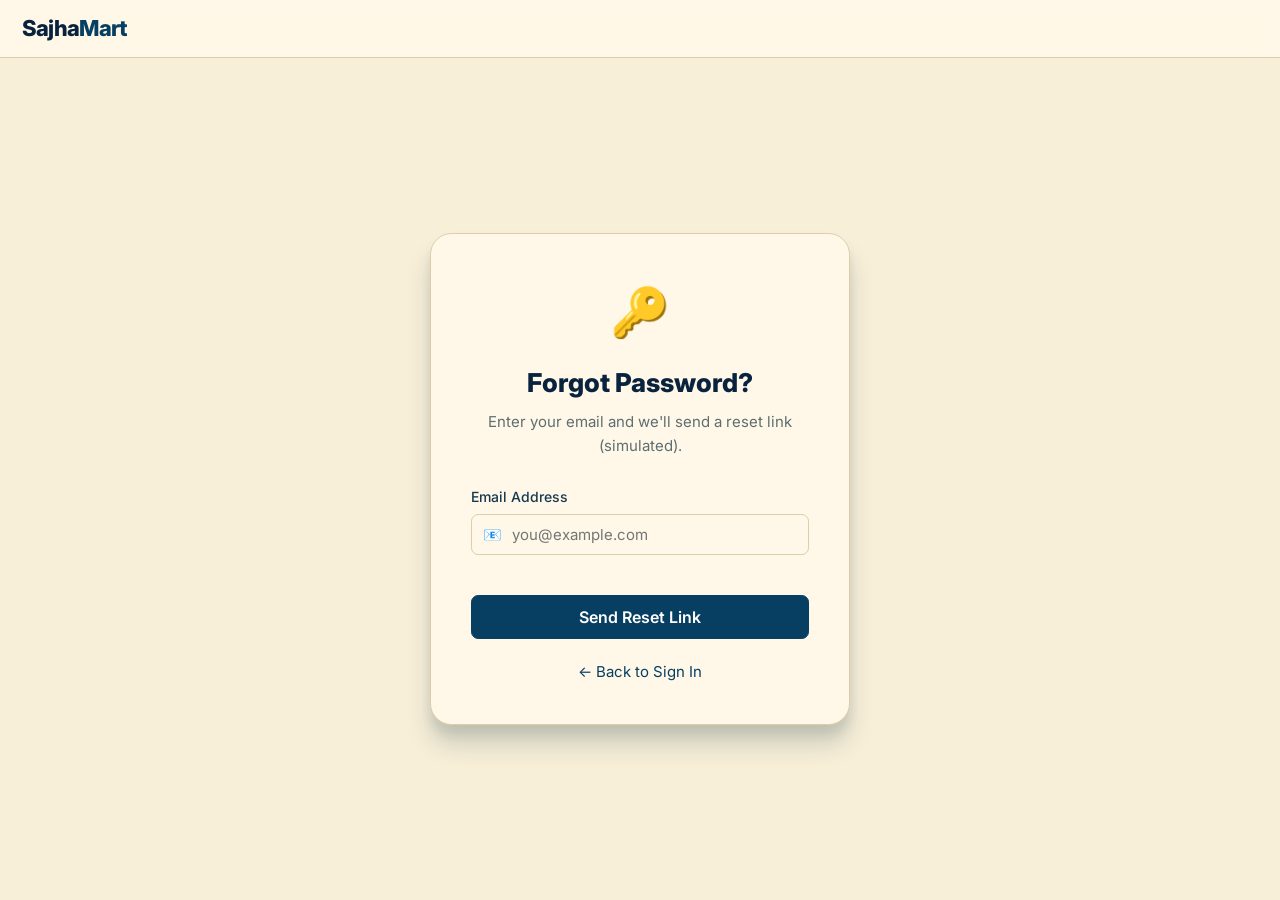
<file: frontend/forgot-password.html>
﻿<!DOCTYPE html>
<html lang="en">
<head>
  <meta charset="UTF-8"><meta name="viewport" content="width=device-width,initial-scale=1">
  <title>Forgot Password - SajhaMart</title>
  <link rel="stylesheet" href="css/main.css">
</head>
<body class="auth-page">
<nav class="navbar"><div class="nav-inner"><a href="index.html" class="nav-logo">Sajha<span class="ac">Mart</span></a></div></nav>

<div style="min-height:100vh;display:flex;align-items:center;justify-content:center;padding-top:var(--nav-h)">
  <div style="background:var(--bg-white);border:1px solid var(--border);border-radius:var(--r-2xl);padding:2.5rem;width:100%;max-width:420px;box-shadow:var(--shadow-xl)">
    <div style="text-align:center;margin-bottom:1.75rem">
      <div style="font-size:3rem;margin-bottom:.75rem">🔑</div>
      <h1 style="font-size:1.625rem;font-weight:800;margin-bottom:.375rem">Forgot Password?</h1>
      <p style="color:var(--text-muted);font-size:.9375rem">Enter your email and we'll send a reset link (simulated).</p>
    </div>

    <div class="alert alert-error" id="err-box" style="display:none"></div>
    <div class="alert alert-success" id="ok-box" style="display:none"></div>

    <form id="forgot-form" novalidate>
      <div class="form-group">
        <label class="form-label">Email Address</label>
        <div class="input-wrap"><span class="input-icon">📧</span>
          <input class="form-input" type="email" id="email" placeholder="you@example.com"></div>
        <span class="form-error-msg" id="e-email"></span>
      </div>
      <button type="submit" class="btn btn-primary btn-full btn-lg" id="submit-btn">Send Reset Link</button>
    </form>

    <div id="token-box" style="display:none;margin-top:1.25rem">
      <div class="alert alert-info">
        <div>
          <strong>Lab Simulation:</strong> No email was sent. Copy the link below to reset your password.<br><br>
          <a id="reset-link" href="#" style="color:var(--primary);word-break:break-all;font-size:.875rem"></a>
        </div>
      </div>
    </div>

    <div style="text-align:center;margin-top:1.25rem">
      <a href="login.html" style="font-size:.9375rem;color:var(--primary)">← Back to Sign In</a>
    </div>
  </div>
</div>

<script src="js/api.js"></script>
<script>
document.getElementById('forgot-form').addEventListener('submit',async e=>{
  e.preventDefault();
  const email=document.getElementById('email').value.trim();
  const eb=document.getElementById('err-box'), ob=document.getElementById('ok-box');
  eb.style.display='none'; ob.style.display='none';
  if(!/^[^\s@]+@[^\s@]+\.[^\s@]+$/.test(email)){
    document.getElementById('e-email').textContent='Valid email required'; return;
  }
  const btn=document.getElementById('submit-btn'); btn.disabled=true; btn.textContent='Sending…';
  const r=await API.post('/api/forgot-password',{email});
  if(r.success){
    ob.textContent=r.message; ob.style.display='flex';
    if(r.reset_url){
      const tb=document.getElementById('token-box'), rl=document.getElementById('reset-link');
      tb.style.display='block'; rl.href=r.reset_url; rl.textContent=r.reset_url;
    }
    btn.textContent='Sent!';
  } else {
    eb.textContent=r.errors?.email||r.error||'Failed'; eb.style.display='flex';
    btn.disabled=false; btn.textContent='Send Reset Link';
  }
});
</script>
</body></html>
</file>
<file: frontend/css/main.css>
﻿/* ============================================================
   SajhaMart - Tailwind-inspired Design System
   Clean, utility-first aesthetic - Indigo/Violet palette
   ============================================================ */

@import url('https://fonts.googleapis.com/css2?family=Inter:wght@300;400;500;600;700;800;900&display=swap');

*,*::before,*::after{box-sizing:border-box;margin:0;padding:0}
html{scroll-behavior:smooth;font-size:16px}
body{font-family:'Inter',-apple-system,sans-serif;background:#f7efd8;color:#09233f;line-height:1.6;-webkit-font-smoothing:antialiased}
a{color:inherit;text-decoration:none}
img{max-width:100%;display:block}
input,select,textarea,button{font-family:inherit}
:focus-visible{outline:2px solid #0c5d7d;outline-offset:2px}

:root{
  --indigo-50:#e7f3f6;--indigo-100:#cde6ed;--indigo-200:#9ecbd9;
  --indigo-300:#6aaec5;--indigo-400:#2f83a3;--indigo-500:#0c5d7d;--indigo-600:#073f63;--indigo-700:#052f4e;
  --violet-500:#0f6f91;--violet-600:#062f4f;
  --slate-50:#fbf5e6;--slate-100:#f2e6c9;--slate-200:#dfcda8;
  --slate-300:#c6ad7e;--slate-400:#937b57;--slate-500:#6e5d43;
  --slate-600:#425766;--slate-700:#17384f;--slate-800:#0b2b46;--slate-900:#06233a;
  --emerald-100:#d1fae5;--emerald-500:#10b981;
  --rose-100:#ffe4e6;--rose-500:#f43f5e;
  --amber-100:#f6dfaa;--amber-500:#c98312;
  --sky-100:#d9edf1;--sky-500:#0c5d7d;
  --primary:#073f63;--primary-h:#052f4e;--primary-light:#d9edf1;
  --text:#09233f;--text-muted:#5f6e70;--text-light:#8c8069;--text-secondary:#6e5d43;
  --border:#dfcda8;--border-focus:#0c5d7d;
  --bg:#f7efd8;--bg-white:#fff8e8;--bg-card:#fff8e8;--bg-subtle:#f2e6c9;
  --success:#10b981;--error:#f43f5e;--warning:#f59e0b;--info:#0ea5e9;
  --shadow-sm:0 1px 2px rgba(6,35,58,.08);
  --shadow:0 1px 3px rgba(6,35,58,.12),0 1px 2px rgba(6,35,58,.08);
  --shadow-md:0 4px 6px rgba(6,35,58,.12),0 2px 4px rgba(6,35,58,.08);
  --shadow-lg:0 10px 15px rgba(6,35,58,.14),0 4px 6px rgba(6,35,58,.08);
  --shadow-xl:0 20px 25px rgba(6,35,58,.16),0 10px 10px rgba(6,35,58,.08);
  --r-sm:.34rem;--r:.45rem;--r-lg:.68rem;--r-xl:.9rem;--r-2xl:1.35rem;--r-full:9999px;
  --nav-h:58px;--t:150ms cubic-bezier(.4,0,.2,1);
}

.container{max-width:1280px;margin:0 auto;padding:0 1.35rem}

/* Ocean sand theme */
body{
  background-color:var(--bg);
  background-image:
    radial-gradient(circle at 18px 22px,rgba(6,35,58,.045) 1px,transparent 1.5px),
    radial-gradient(circle at 58px 64px,rgba(126,105,70,.08) 1px,transparent 1.5px),
    linear-gradient(180deg,#fff8e8 0%,#f7efd8 48%,#efe0bc 100%);
  background-size:74px 74px,92px 92px,100% 100%;
}

.navbar,.preview-card,.cat-card,.product-card,.analytics-card,.order-summary-card,
.order-card,.account-nav,.page-card,.modal-box,.toast,.user-dropdown,.cart-sidebar,
.filters-panel{
  background-color:var(--bg-white);
}

/* ── Buttons ── */
.btn{display:inline-flex;align-items:center;justify-content:center;gap:.45rem;padding:.5625rem 1.125rem;font-size:.875rem;font-weight:600;border-radius:var(--r);border:1.5px solid transparent;cursor:pointer;transition:all var(--t);white-space:nowrap;line-height:1.25}
.btn-primary{background:var(--primary);color:#fff;border-color:var(--primary)}
.btn-primary:hover{background:var(--primary-h);border-color:var(--primary-h);transform:translateY(-1px);box-shadow:var(--shadow-md)}
.btn-secondary{background:var(--bg-white);color:var(--slate-700);border-color:var(--border)}
.btn-secondary:hover{background:var(--slate-50);border-color:var(--slate-300)}
.btn-ghost{background:transparent;color:var(--text-muted);border-color:transparent}
.btn-ghost:hover{background:var(--slate-100);color:var(--text)}
.btn-danger{background:var(--rose-500);color:#fff;border-color:var(--rose-500)}
.btn-danger:hover{background:#e11d48;border-color:#e11d48}
.btn-success{background:var(--emerald-500);color:#fff;border-color:var(--emerald-500)}
.btn-outline{background:transparent;color:var(--primary);border-color:var(--primary)}
.btn-outline:hover{background:var(--primary-light)}
.btn-sm{padding:.3375rem .7875rem;font-size:.8125rem}
.btn-lg{padding:.675rem 1.575rem;font-size:1rem}
.btn-full{width:100%}

/* ── Forms ── */
.form-group{margin-bottom:1.25rem}
.form-label{display:block;font-size:.875rem;font-weight:500;color:var(--slate-700);margin-bottom:.375rem}
.form-label .req{color:var(--rose-500)}
.form-input,.form-select,.form-textarea{width:100%;padding:.625rem .875rem;background:var(--bg-white);border:1.5px solid var(--border);border-radius:var(--r);font-size:.9375rem;color:var(--text);transition:border-color var(--t),box-shadow var(--t)}
.form-input:focus,.form-select:focus,.form-textarea:focus{outline:none;border-color:var(--border-focus);box-shadow:0 0 0 3px rgba(12,93,125,.12)}
.form-input.is-error,.form-select.is-error{border-color:var(--rose-500)}
.form-input.is-error:focus{box-shadow:0 0 0 3px rgba(244,63,94,.12)}
.form-textarea{min-height:6rem;resize:vertical}
.form-hint{font-size:.8125rem;color:var(--text-muted);margin-top:.25rem}
.form-error-msg{font-size:.8125rem;color:var(--rose-500);margin-top:.25rem;display:block;min-height:1rem}
.form-row{display:grid;grid-template-columns:1fr 1fr;gap:1rem}
.input-wrap{position:relative}
.input-wrap .form-input{padding-left:2.5rem}
.input-icon{position:absolute;left:.75rem;top:50%;transform:translateY(-50%);color:var(--text-light);pointer-events:none;font-size:.9375rem}
.pw-toggle{position:absolute;right:.875rem;top:50%;transform:translateY(-50%);background:none;border:none;cursor:pointer;color:var(--text-light);font-size:1rem}
.pw-toggle:hover{color:var(--text)}
.pw-strength{height:4px;border-radius:2px;margin-top:.375rem;transition:all .3s;background:var(--slate-200);overflow:hidden}
.pw-strength-bar{height:100%;border-radius:2px;transition:all .3s}

/* ── Navbar ── */
.navbar{position:fixed;top:0;left:0;right:0;height:var(--nav-h);z-index:100;background:rgba(255,248,232,.94);backdrop-filter:blur(12px);border-bottom:1px solid var(--border);transition:box-shadow var(--t)}
.navbar.scrolled{box-shadow:var(--shadow-md)}
.nav-inner{display:flex;align-items:center;gap:1.35rem;height:100%;max-width:1280px;margin:0 auto;padding:0 1.35rem}
.nav-logo{font-size:1.375rem;font-weight:800;letter-spacing:-.03em;color:var(--text)}
.nav-logo .ac{color:var(--indigo-600)}
.nav-links{display:flex;gap:.25rem;flex:1}
.nav-link{padding:.45rem .7875rem;font-size:.875rem;font-weight:500;color:var(--text-muted);border-radius:var(--r-sm);transition:all var(--t);position:relative}
.nav-link:hover{color:var(--text);background:var(--slate-100)}
.nav-link.active{color:var(--indigo-600);background:var(--indigo-50)}
.nav-link.active::after{content:'';position:absolute;bottom:2px;left:50%;transform:translateX(-50%);width:4px;height:4px;background:var(--indigo-500);border-radius:50%}
.nav-badge{display:inline-flex;align-items:center;justify-content:center;min-width:18px;height:18px;background:var(--indigo-600);color:#fff;font-size:.6875rem;font-weight:700;border-radius:var(--r-full);padding:0 4px;margin-left:4px}
.nav-actions{display:flex;align-items:center;gap:.75rem}
.btn-cart{display:flex;align-items:center;gap:.45rem;padding:.45rem .9rem;background:var(--slate-100);border:1.5px solid var(--border);border-radius:var(--r);color:var(--slate-700);cursor:pointer;font-size:.875rem;font-weight:600;transition:all var(--t)}
.btn-cart:hover{border-color:var(--indigo-300);background:var(--indigo-50);color:var(--indigo-700)}
.cart-badge{background:var(--indigo-600);color:#fff;font-size:.6875rem;font-weight:700;padding:2px 6px;border-radius:var(--r-full);min-width:20px;text-align:center}
.user-menu{position:relative}
.btn-user{display:flex;align-items:center;gap:.45rem;padding:.45rem .9rem;background:transparent;border:1.5px solid var(--border);border-radius:var(--r);color:var(--text-muted);cursor:pointer;font-size:.875rem;transition:all var(--t)}
.btn-user:hover{border-color:var(--slate-300);color:var(--text);background:var(--slate-50)}
.user-dropdown{position:absolute;right:0;top:calc(100% + 8px);min-width:200px;background:var(--bg-white);border:1px solid var(--border);border-radius:var(--r-lg);box-shadow:var(--shadow-xl);display:none;overflow:hidden;z-index:200}
.user-dropdown.open{display:block;animation:dropIn .15s ease}
.dropdown-item{display:block;padding:.625rem 1rem;font-size:.875rem;color:var(--slate-600);cursor:pointer;background:none;border:none;width:100%;text-align:left;transition:all var(--t)}
.dropdown-item:hover{background:var(--slate-50);color:var(--text)}
.dropdown-divider{height:1px;background:var(--border);margin:.25rem 0}
.dropdown-header{padding:.5rem 1rem .25rem;font-size:.75rem;font-weight:600;text-transform:uppercase;letter-spacing:.06em;color:var(--text-light)}
.hamburger{display:none;flex-direction:column;gap:5px;background:none;border:none;cursor:pointer;padding:.5rem}
.hamburger span{width:22px;height:2px;background:var(--slate-600);border-radius:2px;display:block;transition:var(--t)}

/* ── Cart Sidebar ── */
.cart-overlay{position:fixed;inset:0;background:rgba(5,47,78,.56);z-index:300;display:none}
.cart-overlay.open{display:block;animation:fadeIn .2s ease}
.cart-sidebar{position:fixed;right:-440px;top:0;bottom:0;width:440px;background:var(--bg-white);border-left:1px solid var(--border);z-index:400;display:flex;flex-direction:column;transition:right .3s cubic-bezier(.4,0,.2,1);box-shadow:var(--shadow-xl)}
.cart-sidebar.open{right:0}
.cart-head{display:flex;align-items:center;justify-content:space-between;padding:1.25rem 1.5rem;border-bottom:1px solid var(--border)}
.cart-head h3{font-size:1.125rem;font-weight:700}
.cart-close{background:none;border:none;cursor:pointer;color:var(--text-muted);padding:.25rem;border-radius:var(--r-sm);font-size:1.25rem;transition:color var(--t);line-height:1}
.cart-close:hover{color:var(--text)}
.cart-body{flex:1;overflow-y:auto;padding:1rem 1.5rem;display:flex;flex-direction:column;gap:.75rem}
.cart-item{display:grid;grid-template-columns:56px 1fr auto;gap:.875rem;align-items:center;padding:.875rem;background:var(--slate-50);border:1px solid var(--border);border-radius:var(--r-lg)}
.cart-item-img{width:56px;height:56px;background:var(--indigo-50);border-radius:var(--r);display:flex;align-items:center;justify-content:center;font-size:1.75rem}
.cart-item-name{font-size:.875rem;font-weight:600;margin-bottom:.25rem}
.cart-item-price{font-size:.9375rem;font-weight:700;color:var(--indigo-600)}
.cart-item-right{display:flex;flex-direction:column;align-items:flex-end;gap:.5rem}
.qty-row{display:flex;align-items:center;gap:.375rem}
.qty-btn{width:26px;height:26px;background:var(--bg-white);border:1px solid var(--border);border-radius:var(--r-sm);cursor:pointer;font-size:.875rem;display:flex;align-items:center;justify-content:center;transition:all var(--t)}
.qty-btn:hover{border-color:var(--indigo-400);color:var(--indigo-600);background:var(--indigo-50)}
.qty-val{font-size:.875rem;font-weight:700;min-width:1.25rem;text-align:center}
.remove-btn{background:none;border:none;cursor:pointer;color:var(--text-light);transition:color var(--t);font-size:.875rem;line-height:1}
.remove-btn:hover{color:var(--rose-500)}
.cart-empty-box{flex:1;display:flex;flex-direction:column;align-items:center;justify-content:center;gap:1rem;text-align:center;padding:2rem}
.cart-empty-box .icon{font-size:3rem}
.cart-empty-box p{color:var(--text-muted);font-size:.9375rem}
.cart-foot{padding:1.25rem 1.5rem;border-top:1px solid var(--border);display:flex;flex-direction:column;gap:.875rem}
.cart-total-row{display:flex;justify-content:space-between;align-items:center;font-weight:700;font-size:1rem}

/* ── Hero ── */
.hero{padding:calc(var(--nav-h) + 4.5rem) 0 5.4rem;background:linear-gradient(135deg,#fff8e8 0%,#d9edf1 47%,#073f63 100%);position:relative;overflow:hidden}
.hero::before{content:'';position:absolute;inset:0;background-image:radial-gradient(circle at 20px 18px,rgba(255,255,255,.28) 1px,transparent 1.5px),radial-gradient(circle at 70px 58px,rgba(126,105,70,.12) 1px,transparent 1.5px);background-size:82px 82px,110px 110px;pointer-events:none}
.hero-grid{display:grid;grid-template-columns:1fr 1fr;align-items:center;gap:3.6rem;max-width:1280px;margin:0 auto;padding:0 1.35rem}
.hero-badge{display:inline-flex;align-items:center;gap:.375rem;background:var(--indigo-100);color:var(--indigo-700);font-size:.8125rem;font-weight:600;padding:.375rem .875rem;border-radius:var(--r-full);margin-bottom:1.25rem}
.hero-title{font-size:clamp(2.5rem,5vw,3.75rem);font-weight:900;letter-spacing:-.04em;line-height:1.05;color:var(--slate-900);margin-bottom:1.25rem}
.hero-title .g{background:linear-gradient(135deg,#0c5d7d,#052f4e);-webkit-background-clip:text;-webkit-text-fill-color:transparent;background-clip:text}
.hero-desc{font-size:1.125rem;color:var(--text-muted);line-height:1.75;margin-bottom:2rem;max-width:480px}
.hero-cta{display:flex;gap:.7875rem;flex-wrap:wrap;margin-bottom:2.7rem}
.hero-stats{display:grid;grid-template-columns:repeat(3,1fr);gap:.9rem}
.hero-stat{text-align:center;padding:.7875rem;background:rgba(255,248,232,.84);border:1px solid var(--border);border-radius:var(--r-lg);backdrop-filter:blur(4px)}
.hero-stat-val{font-size:1.5rem;font-weight:800;color:var(--indigo-600);display:block}
.hero-stat-lbl{font-size:.8125rem;color:var(--text-muted)}
.hero-cards{display:flex;flex-direction:column;gap:1rem}
.preview-card{background:var(--bg-white);border:1px solid var(--border);border-radius:var(--r-xl);padding:1.125rem;display:flex;align-items:center;gap:.9rem;box-shadow:var(--shadow-lg);animation:float 4s ease-in-out infinite;transition:transform .3s}
.preview-card:hover{transform:translateX(8px) !important}
.preview-card:nth-child(2){animation-delay:1.5s;margin-left:2rem}
.preview-card:nth-child(3){animation-delay:3s;margin-left:1rem}
.preview-img{font-size:2rem;width:47px;height:47px;background:var(--indigo-50);border-radius:var(--r-lg);display:flex;align-items:center;justify-content:center;flex-shrink:0}
.preview-label{font-size:.75rem;color:var(--text-light);margin-bottom:.125rem}
.preview-name{font-weight:600;font-size:.9375rem;margin-bottom:.125rem}
.preview-price{color:var(--indigo-600);font-weight:700;font-size:1.0625rem}
@keyframes float{0%,100%{transform:translateY(0)}50%{transform:translateY(-10px)}}

/* ── Sections ── */
.section{padding:4.5rem 0}
.section-alt{background:linear-gradient(180deg,rgba(242,230,201,.9),rgba(217,237,241,.48))}
.section-head{display:flex;align-items:flex-end;justify-content:space-between;margin-bottom:1.8rem}
.section-title{font-size:1.75rem;font-weight:800;letter-spacing:-.025em}
.section-sub{color:var(--text-muted);font-size:.9375rem;margin-top:.375rem}
.section-link{font-size:.875rem;font-weight:600;color:var(--indigo-600);transition:color var(--t)}
.section-link:hover{color:var(--indigo-700);text-decoration:underline}

/* ── Category grid ── */
.categories-grid{display:grid;grid-template-columns:repeat(4,1fr);gap:1.35rem}
@media(max-width:1024px){.categories-grid{grid-template-columns:repeat(2,1fr)}}
@media(max-width:640px){.categories-grid{grid-template-columns:1fr}}
.cat-card{background:var(--bg-white);border:1.5px solid var(--border);border-radius:var(--r-xl);overflow:hidden;cursor:pointer;transition:all var(--t);text-decoration:none;color:var(--text);display:flex;flex-direction:column;height:216px}
.cat-card:hover{border-color:var(--indigo-400);box-shadow:var(--shadow-lg);transform:translateY(-6px)}
.cat-image{width:100%;height:144px;background:linear-gradient(135deg,var(--indigo-200),var(--indigo-100));display:flex;align-items:center;justify-content:center;font-size:2.5rem;overflow:hidden}
.cat-image img{width:100%;height:100%;object-fit:cover}
.cat-info{padding:.9rem;flex:1;display:flex;flex-direction:column;justify-content:center;align-items:center;text-align:center}
.cat-name{font-weight:700;font-size:1.0625rem;margin-bottom:.375rem;color:var(--text)}
.cat-count{font-size:.8125rem;color:var(--text-secondary)}

/* ── Product cards ── */
.products-grid{display:grid;grid-template-columns:repeat(auto-fill,minmax(223px,1fr));gap:1.125rem}
.products-grid.list-view{grid-template-columns:1fr}
.product-card{background:var(--bg-white);border:1px solid var(--border);border-radius:var(--r-xl);overflow:hidden;display:flex;flex-direction:column;transition:all var(--t)}
.product-card:hover{box-shadow:var(--shadow-xl);transform:translateY(-4px);border-color:var(--slate-300)}
.product-img{aspect-ratio:1;background:linear-gradient(135deg,var(--indigo-50),var(--slate-100));display:flex;align-items:center;justify-content:center;font-size:4rem;position:relative}
.product-badge-pill{position:absolute;top:.75rem;left:.75rem;background:var(--indigo-600);color:#fff;font-size:.6875rem;font-weight:700;text-transform:uppercase;letter-spacing:.05em;padding:.25rem .6rem;border-radius:var(--r-full)}
.product-offer-pill{position:absolute;top:.75rem;left:.75rem;background:#f6dfaa;color:#704507;font-size:.6875rem;font-weight:800;text-transform:uppercase;letter-spacing:.05em;padding:.25rem .6rem;border-radius:var(--r-full)}
.product-offer-pill.stacked{transform:translateY(30px)}.product-img img{max-width:100%;max-height:100%;object-fit:contain;display:block;margin:auto}
.product-thumb-img{max-width:100%;max-height:100%;object-fit:contain;display:block;border-radius:6px}.product-discount-pill{position:absolute;bottom:.75rem;left:.75rem;background:var(--rose-500);color:#fff;font-size:.8125rem;font-weight:800;padding:.3rem .65rem;border-radius:var(--r-full);box-shadow:var(--shadow-md)}
.product-wish{position:absolute;top:.75rem;right:.75rem;width:34px;height:34px;background:rgba(255,248,232,.9);border:1px solid var(--border);border-radius:var(--r-full);cursor:pointer;display:flex;align-items:center;justify-content:center;font-size:.9375rem;transition:all var(--t);backdrop-filter:blur(4px)}
.product-wish:hover{transform:scale(1.15);border-color:var(--rose-300)}
.product-wish.active{color:var(--rose-500);border-color:var(--rose-300);background:var(--rose-100)}
.product-body{padding:1rem;flex:1;display:flex;flex-direction:column}
.product-cat{font-size:.75rem;font-weight:600;text-transform:uppercase;letter-spacing:.06em;color:var(--indigo-500);margin-bottom:.375rem}
.product-name{font-weight:700;font-size:.9375rem;margin-bottom:.5rem;line-height:1.35;flex:1}
.product-desc{font-size:.8125rem;color:var(--text-muted);line-height:1.55;margin-bottom:.75rem;display:-webkit-box;-webkit-line-clamp:2;-webkit-box-orient:vertical;overflow:hidden}
.product-stars{display:flex;align-items:center;gap:.375rem;font-size:.8125rem;margin-bottom:.875rem}
.stars{color:var(--amber-500);letter-spacing:.05em}
.rating-n{font-weight:600;color:var(--slate-700)}
.rating-c{color:var(--text-light)}
.product-foot{display:flex;align-items:center;justify-content:space-between;padding-top:.7875rem;border-top:1px solid var(--border);margin-top:auto}
.product-price{font-size:1.25rem;font-weight:800;color:var(--slate-900)}
.product-old-price{font-size:.8125rem;color:var(--text-light);text-decoration:line-through;line-height:1.1}
.btn-add{display:flex;align-items:center;gap:.3375rem;padding:.45rem .7875rem;background:var(--indigo-50);border:1.5px solid var(--indigo-200);border-radius:var(--r);color:var(--indigo-700);font-size:.8125rem;font-weight:700;cursor:pointer;transition:all var(--t)}
.btn-add:hover{background:var(--indigo-600);border-color:var(--indigo-600);color:#fff}
.btn-add.added{background:var(--emerald-500);border-color:var(--emerald-500);color:#fff}
/* list view */
.product-card.lv{flex-direction:row}
.product-card.lv .product-img{width:180px;min-width:180px;aspect-ratio:auto}
.product-card.lv .product-body{display:grid;grid-template-columns:1fr auto;align-items:center;gap:1.5rem;padding:1.5rem}
.product-card.lv .product-desc{-webkit-line-clamp:3}

/* Skeleton */
.skeleton{background:linear-gradient(90deg,var(--slate-100) 25%,var(--slate-200) 50%,var(--slate-100) 75%);background-size:200% 100%;animation:shimmer 1.4s infinite;border-radius:var(--r-xl);height:288px}
@keyframes shimmer{0%{background-position:200% 0}100%{background-position:-200% 0}}

/* ── Page hero ── */
.page-hero{padding:calc(var(--nav-h) + 2.25rem) 0 2.25rem;background:linear-gradient(135deg,#fff8e8,#d9edf1);border-bottom:1px solid var(--border)}
.page-hero h1{font-size:2rem;font-weight:800;letter-spacing:-.025em;margin-bottom:.375rem}
.page-hero p{color:var(--text-muted);font-size:1rem}
.breadcrumb{display:flex;align-items:center;gap:.5rem;font-size:.8125rem;color:var(--text-muted);margin-bottom:.75rem}
.breadcrumb a{color:var(--indigo-600)}

/* ── Shop layout ── */
.shop-layout{display:grid;grid-template-columns:272px 1fr;gap:0;max-width:1280px;margin:0 auto}
.filters-panel{padding:1.8rem 1.35rem;border-right:1px solid var(--border);position:sticky;top:var(--nav-h);height:calc(100vh - var(--nav-h));overflow-y:auto;background:var(--bg-white)}
.filter-section{margin-bottom:1.575rem}
.filter-title{font-size:.75rem;font-weight:700;text-transform:uppercase;letter-spacing:.08em;color:var(--text-muted);margin-bottom:.75rem}
.search-wrap{position:relative}
.search-wrap input{width:100%;padding:.625rem .875rem .625rem 2.375rem;background:var(--slate-50);border:1.5px solid var(--border);border-radius:var(--r);font-size:.875rem;color:var(--text);transition:all var(--t)}
.search-wrap input:focus{outline:none;border-color:var(--indigo-400);background:var(--bg-white);box-shadow:0 0 0 3px rgba(12,93,125,.12)}
.search-wrap .si{position:absolute;left:.75rem;top:50%;transform:translateY(-50%);color:var(--text-light);font-size:.875rem}
.cat-pills{display:flex;flex-direction:column;gap:.25rem}
.cat-pill{padding:.5rem .875rem;background:transparent;border:1px solid transparent;border-radius:var(--r-sm);font-size:.875rem;color:var(--text-muted);cursor:pointer;text-align:left;transition:all var(--t)}
.cat-pill:hover{background:var(--slate-100);color:var(--text)}
.cat-pill.active{background:var(--indigo-50);border-color:var(--indigo-200);color:var(--indigo-700);font-weight:600}
.price-inputs{display:flex;gap:.5rem;align-items:center}
.price-inputs input{flex:1;padding:.5rem .625rem;background:var(--slate-50);border:1.5px solid var(--border);border-radius:var(--r-sm);font-size:.875rem;color:var(--text)}
.price-inputs input:focus{outline:none;border-color:var(--indigo-400)}
.sort-sel{width:100%;padding:.5rem .75rem;background:var(--slate-50);border:1.5px solid var(--border);border-radius:var(--r);font-size:.875rem;color:var(--text);cursor:pointer}
.sort-sel:focus{outline:none;border-color:var(--indigo-400)}
.shop-main{padding:1.8rem}
.shop-toolbar{display:flex;align-items:center;justify-content:space-between;margin-bottom:1.125rem;gap:.9rem}
.results-txt{font-size:.875rem;color:var(--text-muted)}
.view-btns{display:flex;gap:.25rem}
.view-btn{width:34px;height:34px;background:var(--slate-100);border:1.5px solid var(--border);border-radius:var(--r-sm);cursor:pointer;color:var(--text-muted);display:flex;align-items:center;justify-content:center;transition:all var(--t)}
.view-btn.active,.view-btn:hover{background:var(--indigo-50);border-color:var(--indigo-300);color:var(--indigo-600)}

/* ── Promo ── */
.promo-strip{background:linear-gradient(135deg,#073f63,#052f4e 62%,#0c5d7d);color:#fff;border-radius:var(--r-2xl);padding:2.25rem 2.7rem;display:flex;align-items:center;justify-content:space-between;gap:1.35rem;margin-bottom:3.6rem;box-shadow:var(--shadow-xl)}
.promo-strip h3{font-size:1.375rem;font-weight:800;margin-bottom:.375rem}
.promo-strip p{opacity:.85;font-size:.9375rem}
.promo-strip .btn-primary{background:#fff8e8;color:var(--indigo-700);border-color:#fff8e8}
.promo-strip .btn-primary:hover{background:var(--indigo-50)}

/* ── Analytics ── */
.analytics-strip{display:grid;grid-template-columns:repeat(4,1fr);gap:.9rem;margin-bottom:3.6rem}
.analytics-card{background:var(--bg-white);border:1px solid var(--border);border-radius:var(--r-xl);padding:1.35rem;text-align:center}
.analytics-emoji{font-size:2rem;margin-bottom:.75rem}
.analytics-val{font-size:1.875rem;font-weight:800;color:var(--indigo-600);margin-bottom:.25rem}
.analytics-lbl{font-size:.8125rem;color:var(--text-muted);font-weight:500;text-transform:uppercase;letter-spacing:.06em}

/* ── Checkout ── */
.checkout-steps{display:flex;align-items:center;gap:.5rem;margin-top:1rem}
.c-step{font-size:.875rem;color:var(--text-muted);padding:.375rem 1rem;border-radius:var(--r-full);border:1.5px solid var(--border)}
.c-step.active{background:var(--indigo-50);border-color:var(--indigo-300);color:var(--indigo-700);font-weight:600}
.checkout-layout{display:grid;grid-template-columns:1fr 342px;gap:2.25rem;padding:2.25rem 0 4.5rem;align-items:start}
.checkout-title{font-size:1.125rem;font-weight:700;margin-bottom:1.25rem;padding-bottom:.875rem;border-bottom:1px solid var(--border)}
.order-summary-card{background:var(--bg-white);border:1px solid var(--border);border-radius:var(--r-xl);padding:1.575rem;position:sticky;top:calc(var(--nav-h) + 1.35rem)}
.order-summary-card h3{font-weight:700;margin-bottom:1.25rem}
.order-line{display:grid;grid-template-columns:44px 1fr auto;gap:.875rem;align-items:center;margin-bottom:.875rem}
.order-line-img{width:44px;height:44px;background:var(--indigo-50);border-radius:var(--r);display:flex;align-items:center;justify-content:center;font-size:1.375rem}
.order-line-name{font-size:.875rem;font-weight:600}
.order-line-qty{font-size:.8125rem;color:var(--text-muted)}
.order-line-price{font-weight:700;font-size:.9375rem}
.order-totals{border-top:1px solid var(--border);padding-top:1rem;display:flex;flex-direction:column;gap:.5rem}
.total-row{display:flex;justify-content:space-between;font-size:.9375rem;color:var(--text-muted)}
.total-row.grand{font-weight:800;font-size:1.125rem;color:var(--text);border-top:1px solid var(--border);padding-top:.625rem;margin-top:.25rem}
.pay-notice{display:flex;align-items:center;gap:.625rem;background:var(--sky-100);border:1px solid #9ecbd9;border-radius:var(--r);padding:.75rem 1rem;font-size:.875rem;color:#073f63;margin-bottom:1.25rem}
.pay-opts{display:flex;flex-direction:column;gap:.75rem;margin-bottom:1.5rem}
.pay-opt{display:flex;align-items:center;gap:.875rem;padding:1rem;background:var(--slate-50);border:1.5px solid var(--border);border-radius:var(--r-lg);cursor:pointer;transition:all var(--t)}
.pay-opt.selected{border-color:var(--indigo-400);background:var(--indigo-50)}
.pay-opt input[type=radio]{width:16px;height:16px;accent-color:var(--indigo-600)}
.pay-icon{font-size:1.5rem}
.step-btns{display:flex;gap:.875rem;margin-top:1.5rem}

/* ── Modal ── */
.modal-overlay{position:fixed;inset:0;background:rgba(5,47,78,.66);z-index:500;display:none;align-items:center;justify-content:center;backdrop-filter:blur(8px)}
.modal-overlay.open{display:flex}
.modal-box{background:var(--bg-white);border-radius:var(--r-2xl);padding:2.5rem;max-width:440px;width:90%;text-align:center;animation:popIn .3s ease;box-shadow:var(--shadow-xl)}
.modal-icon{font-size:3.5rem;margin-bottom:1.25rem}
.modal-box h2{font-size:1.625rem;font-weight:800;margin-bottom:.75rem}
.modal-box p{color:var(--text-muted);font-size:.9375rem;margin-bottom:.375rem}
.modal-actions{display:flex;gap:.75rem;justify-content:center;margin-top:1.75rem;flex-wrap:wrap}
@keyframes popIn{from{transform:scale(.9);opacity:0}to{transform:scale(1);opacity:1}}

/* ── Auth ── */
.auth-page{background:var(--bg)}
.auth-wrap{min-height:calc(100vh - var(--nav-h));display:grid;grid-template-columns:1fr 1fr;padding-top:var(--nav-h)}
.auth-form-side{display:flex;flex-direction:column;justify-content:center;padding:3rem;max-width:480px;width:100%;margin:0 auto}
.auth-logo{font-size:1.5rem;font-weight:800;letter-spacing:-.03em;margin-bottom:2.5rem;display:block}
.auth-logo .ac{color:var(--indigo-600)}
.auth-title{font-size:1.875rem;font-weight:800;letter-spacing:-.025em;margin-bottom:.5rem}
.auth-sub{color:var(--text-muted);font-size:.9375rem;margin-bottom:2rem}
.auth-switch{margin-top:1.5rem;text-align:center;font-size:.9375rem;color:var(--text-muted)}
.auth-switch a{color:var(--indigo-600);font-weight:600}
.back-site{display:inline-flex;align-items:center;gap:.375rem;font-size:.875rem;color:var(--text-muted);margin-top:.875rem;transition:color var(--t)}
.back-site:hover{color:var(--indigo-600)}
.auth-visual{background:linear-gradient(135deg,#073f63 0%,#052f4e 100%);display:flex;align-items:center;justify-content:center;padding:3rem;color:#fff}
.auth-visual-inner{max-width:342px}
.auth-visual-inner h2{font-size:2rem;font-weight:800;line-height:1.25;margin-bottom:1rem}
.auth-visual-inner p{opacity:.85;font-size:1rem;line-height:1.75;margin-bottom:2rem}
.auth-feats{display:flex;flex-direction:column;gap:.75rem}
.auth-feat{display:flex;align-items:center;gap:.75rem;font-size:.9375rem}
.feat-dot{width:22px;height:22px;background:rgba(255,255,255,.2);border-radius:var(--r-full);display:flex;align-items:center;justify-content:center;font-size:.75rem;flex-shrink:0}

/* ── Alerts ── */
.alert{display:flex;align-items:center;gap:.75rem;padding:.875rem 1.125rem;border-radius:var(--r);font-size:.9375rem;margin-bottom:1.25rem}
.alert-error  {background:var(--rose-100);color:#9f1239;border:1px solid #fecdd3}
.alert-success{background:var(--emerald-100);color:#065f46;border:1px solid #a7f3d0}
.alert-info   {background:var(--sky-100);color:#073f63;border:1px solid #9ecbd9}
.alert-warning{background:var(--amber-100);color:#92400e;border:1px solid #fde68a}

/* ── Orders ── */
.order-card{background:var(--bg-white);border:1px solid var(--border);border-radius:var(--r-xl);overflow:hidden;margin-bottom:1.25rem;transition:box-shadow var(--t)}
.order-card:hover{box-shadow:var(--shadow-md)}
.order-card-head{display:flex;align-items:center;justify-content:space-between;padding:1rem 1.5rem;background:var(--slate-50);border-bottom:1px solid var(--border);flex-wrap:wrap;gap:.75rem}
.order-id{font-weight:700;font-size:1rem}
.order-meta{display:flex;gap:1rem;font-size:.8125rem;color:var(--text-muted);flex-wrap:wrap}
.sp{display:inline-flex;align-items:center;padding:.25rem .75rem;border-radius:var(--r-full);font-size:.75rem;font-weight:700;text-transform:uppercase;letter-spacing:.05em}
.sp-pending   {background:var(--amber-100);color:#92400e}
.sp-shipped   {background:var(--sky-100);color:#073f63}
.sp-delivered {background:var(--emerald-100);color:#065f46}
.sp-cancelled {background:var(--rose-100);color:#9f1239}
.sp-processing{background:var(--indigo-100);color:#073f63}
.order-items-list{padding:1.25rem 1.5rem;display:flex;flex-direction:column;gap:.75rem}
.oi-row{display:flex;align-items:center;gap:.875rem}
.oi-img{width:44px;height:44px;background:var(--indigo-50);border-radius:var(--r);display:flex;align-items:center;justify-content:center;font-size:1.375rem;flex-shrink:0}
.oi-name{font-weight:600;font-size:.9375rem;flex:1}
.oi-qty{font-size:.875rem;color:var(--text-muted)}
.oi-price{font-weight:700;color:var(--indigo-600)}
.order-card-foot{display:flex;align-items:center;justify-content:space-between;padding:.875rem 1.5rem;border-top:1px solid var(--border)}
.order-total-lbl{font-size:.875rem;color:var(--text-muted)}
.order-total-val{font-size:1.25rem;font-weight:800}

/* ── Account/Profile ── */
.account-layout{display:grid;grid-template-columns:260px 1fr;gap:2rem;padding:2.5rem 0 5rem;max-width:1280px;margin:0 auto}
.account-nav{background:var(--bg-white);border:1px solid var(--border);border-radius:var(--r-xl);overflow:hidden}
.account-nav-item{display:flex;align-items:center;gap:.75rem;padding:.875rem 1.25rem;font-size:.9375rem;color:var(--text-muted);cursor:pointer;transition:all var(--t);border:none;background:none;width:100%;text-align:left;border-bottom:1px solid var(--border)}
.account-nav-item:last-child{border-bottom:none}
.account-nav-item:hover{background:var(--slate-50);color:var(--text)}
.account-nav-item.active{background:var(--indigo-50);color:var(--indigo-700);font-weight:600}
.page-card{background:var(--bg-white);border:1px solid var(--border);border-radius:var(--r-xl);padding:1.75rem;margin-bottom:1.5rem}
.page-card-title{font-size:1.125rem;font-weight:700;margin-bottom:1.25rem;padding-bottom:.875rem;border-bottom:1px solid var(--border)}
.danger-zone{border:1.5px solid #fecdd3;background:var(--rose-100);border-radius:var(--r-xl);padding:1.5rem}
.danger-zone h3{color:#9f1239;font-weight:700;margin-bottom:.5rem;font-size:1rem}
.danger-zone p{font-size:.9375rem;color:#be123c;margin-bottom:1.25rem}

/* ── Empty states ── */
.empty-state{text-align:center;padding:4.5rem 1.8rem;display:flex;flex-direction:column;align-items:center;gap:.9rem}
.empty-icon{font-size:3.5rem}
.empty-title{font-size:1.25rem;font-weight:700}
.empty-desc{color:var(--text-muted);font-size:.9375rem;max-width:360px}

/* ── Footer ── */
.footer{background:linear-gradient(180deg,#073f63,#05233a);color:#cfe1e2;padding:4rem 0 2rem}
.footer-grid{display:grid;grid-template-columns:2fr 1fr 1fr 1fr;gap:3rem;margin-bottom:3rem}
.footer-logo{font-size:1.5rem;font-weight:800;color:#fff;letter-spacing:-.025em;margin-bottom:.875rem}
.footer-logo .ac{color:#9ecbd9}
.footer-brand p{font-size:.9375rem;line-height:1.7;color:var(--slate-400);max-width:260px}
.footer-col h4{font-size:.8125rem;font-weight:700;text-transform:uppercase;letter-spacing:.08em;color:var(--slate-500);margin-bottom:1rem}
.footer-col a{display:block;font-size:.9375rem;color:var(--slate-400);padding:.3125rem 0;transition:color var(--t)}
.footer-col a:hover{color:#fff}
.footer-bottom{border-top:1px solid var(--slate-800);padding-top:1.5rem;display:flex;align-items:center;justify-content:space-between;font-size:.875rem;color:var(--slate-500);flex-wrap:wrap;gap:.75rem}

/* ── Toast ── */
.toasts-wrap{position:fixed;bottom:1.5rem;right:1.5rem;z-index:600;display:flex;flex-direction:column;gap:.5rem}
.toast{background:var(--bg-white);border:1px solid var(--border);border-radius:var(--r-lg);padding:.7875rem 1rem;font-size:.9375rem;display:flex;align-items:center;gap:.675rem;box-shadow:var(--shadow-xl);animation:slideUp .25s ease;min-width:252px;max-width:342px}
.toast-success{border-color:#a7f3d0}
.toast-error{border-color:#fecdd3}
.toast-info{border-color:var(--indigo-200)}
@keyframes slideUp{from{transform:translateY(16px);opacity:0}to{transform:translateY(0);opacity:1}}

/* ── Scrollbar ── */
::-webkit-scrollbar{width:5px;height:5px}
::-webkit-scrollbar-track{background:transparent}
::-webkit-scrollbar-thumb{background:var(--slate-300);border-radius:3px}

/* ── Animations ── */
@keyframes fadeIn{from{opacity:0}to{opacity:1}}
@keyframes dropIn{from{opacity:0;transform:translateY(-8px)}to{opacity:1;transform:none}}

/* Homepage-only image tightening. Text sizes stay unchanged. */
.home-page .cat-card{height:205px}
.home-page .cat-image{height:130px;padding:.55rem;background:var(--slate-100)}
.home-page .cat-image img{width:92%;height:92%;border-radius:var(--r);object-fit:cover}
.home-page .product-img{aspect-ratio:.88;padding:.55rem;background:var(--slate-100)}
.home-page .product-img img{width:92%;height:92%;border-radius:var(--r);object-fit:cover}
.home-page .preview-img{width:45px;height:45px}

/* ── Responsive ── */
@media(max-width:1024px){
  .hero-grid{grid-template-columns:1fr}
  .hero-cards{display:none}
  .categories-grid{grid-template-columns:repeat(2,1fr)}
  .analytics-strip{grid-template-columns:repeat(2,1fr)}
  .footer-grid{grid-template-columns:1fr 1fr}
  .checkout-layout{grid-template-columns:1fr}
  .auth-visual{display:none}
  .auth-wrap{grid-template-columns:1fr}
  .account-layout{grid-template-columns:1fr;padding:1.5rem 0 3rem}
}
@media(max-width:768px){
  .shop-layout{grid-template-columns:1fr}
  .filters-panel{position:static;height:auto;border-right:none;border-bottom:1px solid var(--border)}
  .nav-links{display:none}
  .hamburger{display:flex}
  .cart-sidebar{width:100%;right:-100%}
  .promo-strip{flex-direction:column;text-align:center;padding:2rem}
  .form-row{grid-template-columns:1fr}
  .footer-grid{grid-template-columns:1fr}
}
@media(max-width:480px){
  .categories-grid{grid-template-columns:repeat(2,1fr)}
  .analytics-strip{grid-template-columns:1fr 1fr}
  .auth-form-side{padding:2rem 1.5rem}
}
</file>
